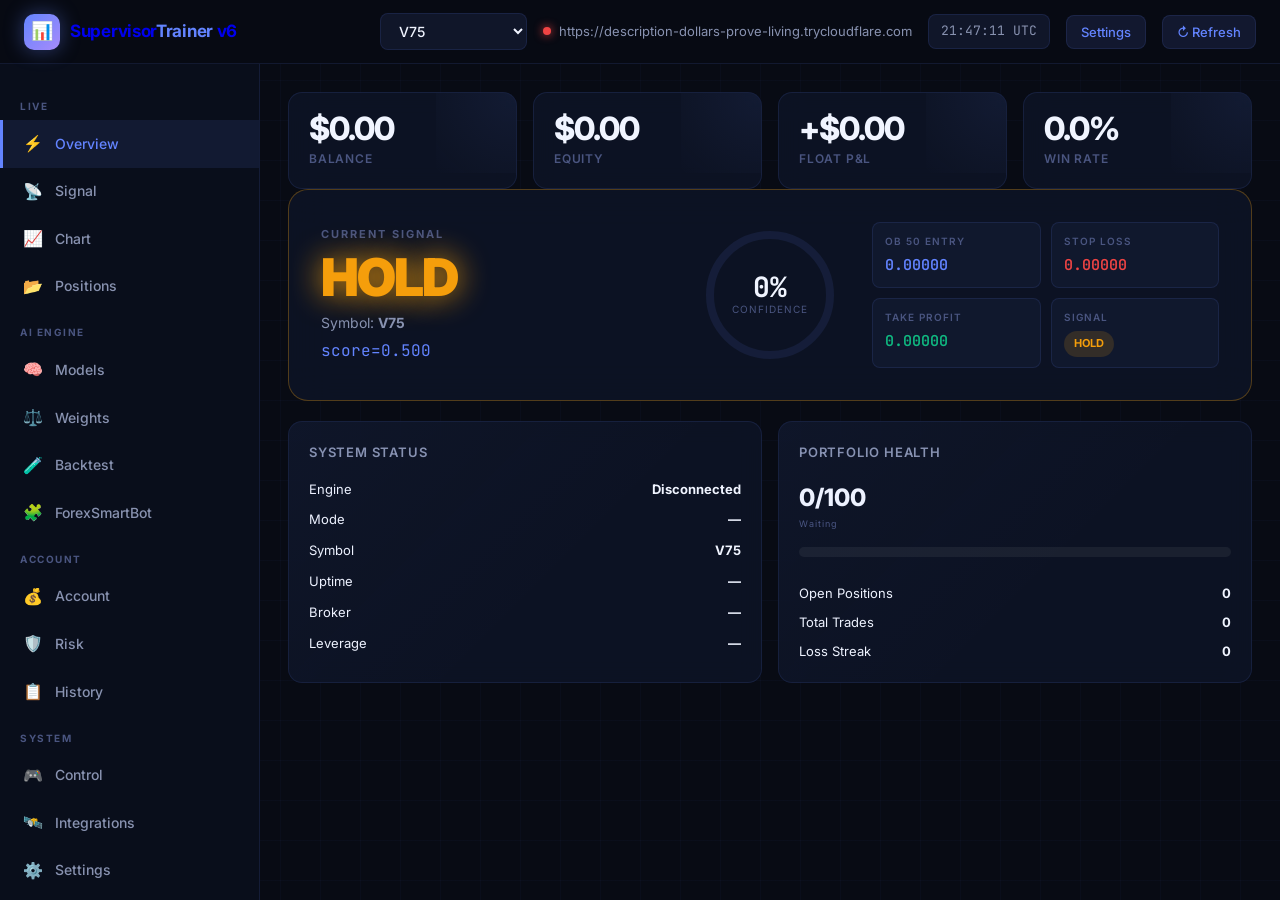
<file: index.html>
<!DOCTYPE html>
<html lang="en">
<head>
  <meta charset="UTF-8" />
  <meta name="viewport" content="width=device-width,initial-scale=1" />
  <title>Supervisor Redirect</title>
  <script>
    (function () {
      const target = new URL("./command_center.html", window.location.href);
      target.search = window.location.search || "";
      target.hash = window.location.hash || "";
      window.location.replace(target.toString());
    })();
  </script>
</head>
<body></body>
</html>
</file>
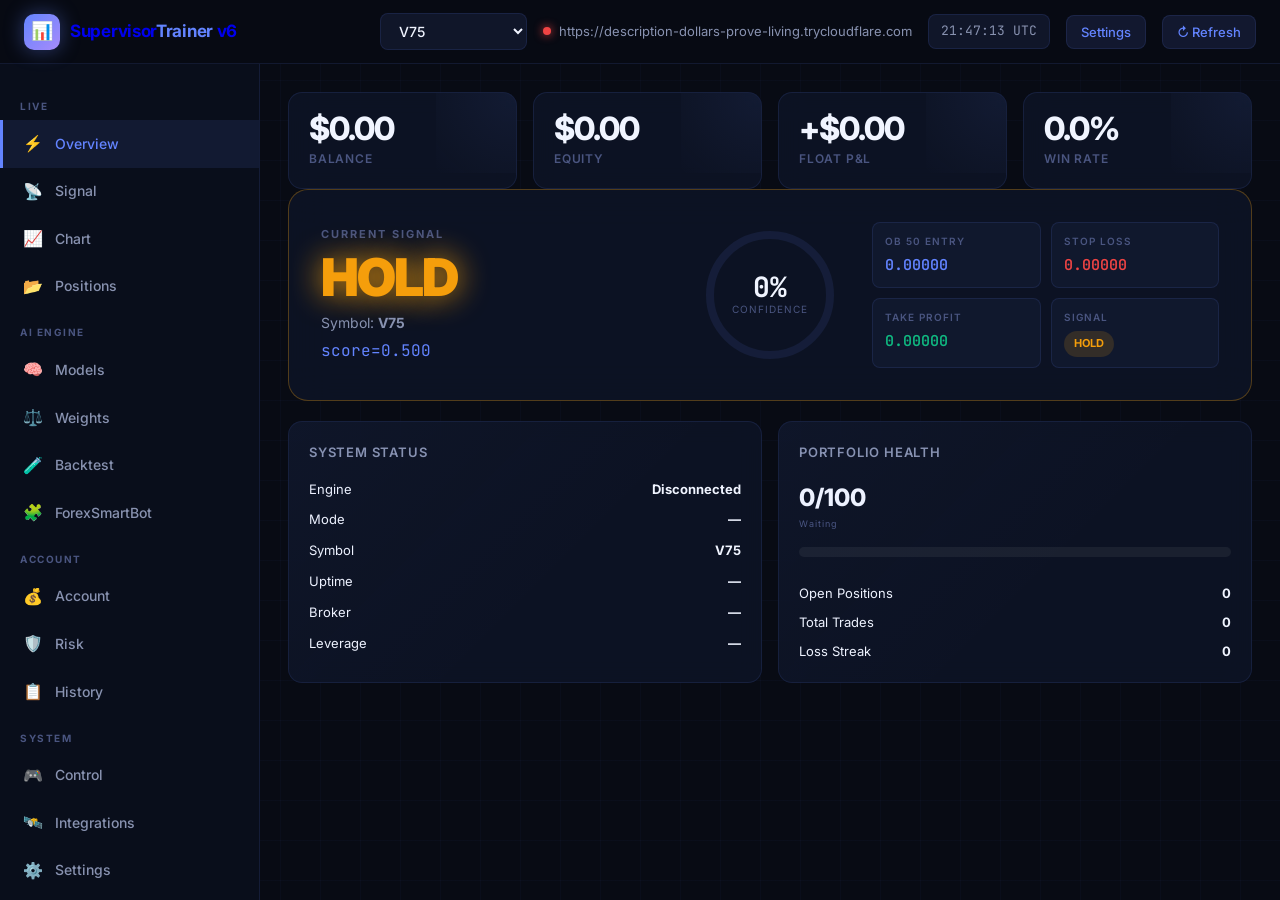
<file: command_center.html>
<!DOCTYPE html>
<html lang="en">
<head>
  <meta charset="UTF-8" />
  <meta name="viewport" content="width=device-width,initial-scale=1" />
  <meta name="default-bridge" content="https://description-dollars-prove-living.trycloudflare.com" />
  <title>SupervisorTrainer Command Center v6</title>
  <link rel="stylesheet" href="./style.css" />
</head>
<body>
  <nav class="navbar">
    <button class="nav-hamburger" aria-label="menu">☰</button>
    <a href="#" class="nav-logo">
      <div class="nav-logo-icon">📊</div>
      <div class="nav-logo-text">Supervisor<span>Trainer</span> v6</div>
    </a>
    <div class="nav-spacer"></div>
    <select id="nav-symbol-select" class="nav-symbol-select">
      <optgroup label="Forex">
        <option value="EURUSD">EURUSD</option><option value="GBPUSD">GBPUSD</option><option value="USDJPY">USDJPY</option><option value="GBPJPY">GBPJPY</option><option value="AUDUSD">AUDUSD</option><option value="USDCAD">USDCAD</option><option value="USDCHF">USDCHF</option><option value="NZDUSD">NZDUSD</option><option value="EURJPY">EURJPY</option><option value="EURGBP">EURGBP</option><option value="EURAUD">EURAUD</option><option value="GBPCHF">GBPCHF</option>
      </optgroup>
      <optgroup label="Metals">
        <option value="XAUUSD">XAUUSD</option><option value="XAGUSD">XAGUSD</option>
      </optgroup>
      <optgroup label="Crypto">
        <option value="BTCUSD">BTCUSD</option><option value="ETHUSD">ETHUSD</option><option value="LTCUSD">LTCUSD</option><option value="XRPUSD">XRPUSD</option><option value="SOLUSD">SOLUSD</option>
      </optgroup>
      <optgroup label="Synthetics">
        <option value="V10">V10</option><option value="V25">V25</option><option value="V50">V50</option><option value="V75" selected>V75</option><option value="V100">V100</option><option value="CRASH300">CRASH300</option><option value="BOOM300">BOOM300</option><option value="CRASH500">CRASH500</option><option value="BOOM500">BOOM500</option><option value="CRASH1000">CRASH1000</option><option value="BOOM1000">BOOM1000</option>
      </optgroup>
    </select>
    <div class="nav-status"><span class="nav-dot"></span><span id="bridge-url">http://127.0.0.1:5050</span></div>
    <div class="nav-time" id="nav-time">--:--:-- UTC</div>
    <button class="nav-refresh-btn" id="nav-settings-btn">Settings</button>
    <button class="nav-refresh-btn" id="refresh-btn">↻ Refresh</button>
  </nav>

  <aside class="sidebar">
    <div class="sidebar-section-label">Live</div>
    <div class="sidebar-item active" data-section="section-overview"><span class="si-icon">⚡</span>Overview</div>
    <div class="sidebar-item" data-section="section-signal"><span class="si-icon">📡</span>Signal</div>
    <div class="sidebar-item" data-section="section-chart"><span class="si-icon">📈</span>Chart</div>
    <div class="sidebar-item" data-section="section-positions"><span class="si-icon">📂</span>Positions</div>

    <div class="sidebar-section-label">AI Engine</div>
    <div class="sidebar-item" data-section="section-models"><span class="si-icon">🧠</span>Models</div>
    <div class="sidebar-item" data-section="section-weights"><span class="si-icon">⚖️</span>Weights</div>
    <div class="sidebar-item" data-section="section-backtest"><span class="si-icon">🧪</span>Backtest</div>
    <div class="sidebar-item" data-section="section-forexsmartbot"><span class="si-icon">🧩</span>ForexSmartBot</div>

    <div class="sidebar-section-label">Account</div>
    <div class="sidebar-item" data-section="section-account"><span class="si-icon">💰</span>Account</div>
    <div class="sidebar-item" data-section="section-risk"><span class="si-icon">🛡️</span>Risk</div>
    <div class="sidebar-item" data-section="section-history"><span class="si-icon">📋</span>History</div>

    <div class="sidebar-section-label">System</div>
    <div class="sidebar-item" data-section="section-control"><span class="si-icon">🎮</span>Control</div>
    <div class="sidebar-item" data-section="section-integrations"><span class="si-icon">🛰️</span>Integrations</div>
    <div class="sidebar-item" data-section="section-settings"><span class="si-icon">⚙️</span>Settings</div>
    <div class="sidebar-item" data-section="section-results"><span class="si-icon">🧾</span>Results CSV</div>
    <div class="sidebar-item" data-section="section-log"><span class="si-icon">🖥️</span>Log</div>
    <div class="sidebar-footer"><div class="sidebar-version">Fast Poll: 5s</div></div>
  </aside>

  <main class="main">
    <section id="section-overview" class="section active">
      <div class="grid-4">
        <div class="stat-tile"><div class="stat-tile-val" id="acc-balance">$0.00</div><div class="stat-tile-label">Balance</div></div>
        <div class="stat-tile"><div class="stat-tile-val" id="acc-equity">$0.00</div><div class="stat-tile-label">Equity</div></div>
        <div class="stat-tile"><div class="stat-tile-val pos" id="acc-float">+$0.00</div><div class="stat-tile-label">Float P&amp;L</div></div>
        <div class="stat-tile"><div class="stat-tile-val" id="risk-winrate">0.0%</div><div class="stat-tile-label">Win Rate</div></div>
      </div>

      <div class="hero-card hold-glow">
        <div class="hero-grid">
          <div class="hero-left">
            <div class="hero-label">Current Signal</div>
            <div class="hero-signal HOLD" id="hero-signal-text">HOLD</div>
            <div class="hero-sub">Symbol: <b id="signal-symbol">V75</b></div>
            <div class="hero-score-big" id="hero-score-big">score=0.500</div>
          </div>
          <div class="hero-center">
            <div class="conf-ring-wrap">
              <svg viewBox="0 0 140 140">
                <circle class="conf-ring-bg" cx="70" cy="70" r="60"></circle>
                <circle id="conf-ring-fill" class="conf-ring-fill yellow" cx="70" cy="70" r="60"></circle>
              </svg>
              <div class="conf-ring-inner">
                <div class="conf-ring-pct" id="conf-ring-pct">0%</div>
                <div class="conf-ring-label">CONFIDENCE</div>
              </div>
            </div>
          </div>
          <div class="hero-right">
            <div class="ict-grid">
              <div class="ict-item"><div class="ict-item-label">OB 50 ENTRY</div><div class="ict-item-val accent" id="signal-ob50">0.00000</div></div>
              <div class="ict-item"><div class="ict-item-label">STOP LOSS</div><div class="ict-item-val red" id="signal-sl">0.00000</div></div>
              <div class="ict-item"><div class="ict-item-label">TAKE PROFIT</div><div class="ict-item-val green" id="signal-tp">0.00000</div></div>
              <div class="ict-item"><div class="ict-item-label">SIGNAL</div><div id="signal-badge"><span class="badge hold">HOLD</span></div></div>
            </div>
          </div>
        </div>
      </div>

      <div class="grid-2">
        <div class="card">
          <div class="card-header"><div class="card-title">System Status</div></div>
          <div style="display:grid;gap:10px;font-size:13px">
            <div style="display:flex;justify-content:space-between"><span>Engine</span><b id="status-engine">—</b></div>
            <div style="display:flex;justify-content:space-between"><span>Mode</span><b id="status-mode">—</b></div>
            <div style="display:flex;justify-content:space-between"><span>Symbol</span><b id="status-symbol">—</b></div>
            <div style="display:flex;justify-content:space-between"><span>Uptime</span><b id="status-uptime">—</b></div>
            <div style="display:flex;justify-content:space-between"><span>Broker</span><b id="acc-broker">—</b></div>
            <div style="display:flex;justify-content:space-between"><span>Leverage</span><b id="acc-leverage">—</b></div>
          </div>
        </div>
        <div class="card">
          <div class="card-header"><div class="card-title">Portfolio Health</div></div>
          <div class="health-ring-wrap">
            <div style="flex:1">
              <div class="health-score-num" id="health-score">0/100</div>
              <div class="health-score-lbl" id="health-status">Waiting</div>
              <div class="progress-wrap"><div class="progress-track"><div id="health-bar" class="progress-fill" style="width:0%"></div></div></div>
            </div>
          </div>
          <div style="display:grid;gap:8px;font-size:13px;margin-top:10px">
            <div style="display:flex;justify-content:space-between"><span>Open Positions</span><b id="risk-openpos">0</b></div>
            <div style="display:flex;justify-content:space-between"><span>Total Trades</span><b id="risk-trades">0</b></div>
            <div style="display:flex;justify-content:space-between"><span>Loss Streak</span><b id="risk-streak">0</b></div>
          </div>
        </div>
      </div>
    </section>

    <section id="section-signal" class="section">
      <div class="grid-2">
        <div class="card"><div class="card-header"><div class="card-title">ICT Levels</div></div>
          <div class="grid-2">
            <div class="ict-item"><div class="ict-item-label">OB TOP</div><div class="ict-item-val" id="ict-obtop">0.00000</div></div>
            <div class="ict-item"><div class="ict-item-label">OB BOTTOM</div><div class="ict-item-val" id="ict-obbot">0.00000</div></div>
            <div class="ict-item"><div class="ict-item-label">OB 50</div><div class="ict-item-val accent" id="ict-ob50">0.00000</div></div>
            <div class="ict-item"><div class="ict-item-label">FVG TOP</div><div class="ict-item-val" id="ict-fvgtop">0.00000</div></div>
            <div class="ict-item"><div class="ict-item-label">FVG BOTTOM</div><div class="ict-item-val" id="ict-fvgbot">0.00000</div></div>
            <div class="ict-item"><div class="ict-item-label">BOS</div><div class="ict-item-val yellow" id="ict-bos">—</div></div>
            <div class="ict-item"><div class="ict-item-label">SL</div><div class="ict-item-val red" id="ict-sl">0.00000</div></div>
            <div class="ict-item"><div class="ict-item-label">TP</div><div class="ict-item-val green" id="ict-tp">0.00000</div></div>
          </div>
        </div>
        <div class="card"><div class="card-header"><div class="card-title">Model Confidence</div></div><div id="model-confidence"></div></div>
      </div>
    </section>

    <section id="section-chart" class="section">
      <div class="card">
        <div class="card-header">
          <div class="card-title">Deriv Chart - Auto switches with selected market</div>
          <button class="btn btn-ghost btn-sm" id="chart-save-template-btn">Save Template</button>
          <button class="btn btn-ghost btn-sm" id="chart-download-template-btn">Download Template</button>
          <label class="btn btn-ghost btn-sm chart-upload-btn">
            Upload Template
            <input type="file" id="chart-upload-template-input" accept=".json,application/json" />
          </label>
          <button class="btn btn-primary btn-sm" id="chart-open-new-tab-btn">Open Deriv</button>
        </div>
        <p class="chart-note">For cross-device drawings, paste your Deriv shared layout URL in Settings. This dashboard will keep and restore it.</p>
        <div class="chart-wrap">
          <iframe id="deriv-chart-frame" title="Deriv Chart" loading="lazy" referrerpolicy="strict-origin-when-cross-origin"></iframe>
        </div>
        <div class="manual-warning">Manual trading is at your own risk. Rule #1: risk management first.</div>
        <div class="grid-2" style="margin-top:12px">
          <div class="card">
            <div class="card-header"><div class="card-title">MT5 Market Watch</div></div>
            <p class="chart-note">Fetched from your MT5 Market Watch. Pick a symbol here to pin the chart without feed updates hijacking the dropdown.</p>
            <div id="market-watchlist" class="watchlist-grid"></div>
          </div>
          <div class="card">
            <div class="card-header"><div class="card-title">Order Workflow</div></div>
            <div class="grid-2 compact-grid">
              <div class="form-group"><label class="form-label">Contract Type</label><select class="form-select" id="manual-order-type"><option value="BUY_MARKET">Buy Market</option><option value="SELL_MARKET">Sell Market</option><option value="BUY_LIMIT">Buy Limit</option><option value="SELL_LIMIT">Sell Limit</option><option value="BUY_STOP">Buy Stop</option><option value="SELL_STOP">Sell Stop</option><option value="BUY_STOP_LIMIT">Buy Stop Limit</option><option value="SELL_STOP_LIMIT">Sell Stop Limit</option></select></div>
              <div class="form-group"><label class="form-label">Lot</label><input class="form-input" id="manual-lot" type="number" step="0.01" value="0.01" /></div>
            </div>
            <div class="btn-row">
              <button class="btn btn-ghost" id="manual-arm-entry-btn">Arm Entry</button>
              <button class="btn btn-ghost" id="manual-arm-sl-btn">Arm SL</button>
              <button class="btn btn-ghost" id="manual-arm-tp-btn">Arm TP</button>
              <button class="btn btn-ghost" id="manual-reset-lines-btn">Reset Lines</button>
            </div>
            <p class="chart-note">Use Entry as the stop trigger. For stop-limit orders, Limit Price is the resting limit that appears after the stop trigger is touched.</p>
          </div>
        </div>
        <div class="grid-2" style="margin-top:12px">
          <div class="card">
            <div class="card-header"><div class="card-title">Order Ticket</div></div>
            <div class="form-group"><label class="form-label">Side</label><input class="form-input" id="manual-side-label" value="BUY" readonly /></div>
            <div class="form-group"><label class="form-label">Entry</label><input class="form-input" id="manual-entry" type="number" step="0.00001" /></div>
            <div class="form-group" id="manual-limit-price-wrap"><label class="form-label">Limit Price</label><input class="form-input" id="manual-limit-price" type="number" step="0.00001" /></div>
            <div class="form-group"><label class="form-label">Stop Loss</label><input class="form-input" id="manual-sl" type="number" step="0.00001" /></div>
            <div class="form-group"><label class="form-label">Take Profit</label><input class="form-input" id="manual-tp" type="number" step="0.00001" /></div>
            <label class="settings-check"><input id="manual-use-sl" type="checkbox" checked /><span>Use SL line</span></label>
            <label class="settings-check"><input id="manual-use-tp" type="checkbox" checked /><span>Use TP line</span></label>
            <div class="grid-2 compact-grid">
              <div class="form-group"><label class="form-label">Trailing Starts At RR</label><input class="form-input" id="manual-trailing-start" type="number" step="0.1" value="0.5" /></div>
              <div class="form-group"><label class="form-label">Trailing Step RR</label><input class="form-input" id="manual-trailing-step" type="number" step="0.1" value="0.5" /></div>
            </div>
            <div class="btn-row">
              <button class="btn btn-primary" id="manual-buy-btn">Place Buy</button>
              <button class="btn btn-danger" id="manual-sell-btn">Place Sell</button>
            </div>
          </div>
          <div class="card">
            <div class="card-header"><div class="card-title">Chart Order Lines</div></div>
            <div id="manual-drag-board" class="manual-drag-board">
              <div class="drag-line drag-entry" id="drag-entry-line">ENTRY</div>
              <div class="drag-line drag-sl" id="drag-sl-line">SL</div>
              <div class="drag-line drag-tp" id="drag-tp-line">TP</div>
            </div>
            <p class="chart-note" id="manual-drag-help">Buy mode: drag SL below and TP above entry. Sell mode: opposite direction.</p>
          </div>
        </div>
        <div class="card" style="margin-top:12px">
          <div class="card-header"><div class="card-title">Trades On This Chart Symbol</div></div>
          <div class="table-wrap"><table class="data-table"><thead><tr><th>Ticket</th><th>Type</th><th>Entry</th><th>SL</th><th>TP</th><th>P&amp;L</th><th>Action</th></tr></thead><tbody id="chart-positions-tbody"></tbody></table></div>
        </div>
      </div>
    </section>

    <section id="section-positions" class="section">
      <div class="card"><div class="card-header"><div class="card-title">Open Positions</div><button class="btn btn-danger btn-sm" data-action="close-all">Close All</button></div>
        <div class="table-wrap"><table class="data-table"><thead><tr><th>Ticket</th><th>Symbol</th><th>Type</th><th>Lot</th><th>Entry</th><th>SL / TP</th><th>P&amp;L</th><th>Action</th></tr></thead><tbody id="positions-tbody"></tbody></table></div>
      </div>
    </section>

    <section id="section-models" class="section"><div class="card"><div class="card-header"><div class="card-title">AI Models</div><button class="btn btn-primary btn-sm" data-action="retrain">Retrain</button></div><div id="models-grid" class="grid-auto"></div></div></section>
    <section id="section-weights" class="section"><div class="card"><div class="card-header"><div class="card-title">Weights</div><button class="btn btn-ghost btn-sm" data-action="reset-weights">Reset Weights</button></div><div id="weights-list"></div></div></section>

    <section id="section-backtest" class="section">
      <div class="card"><div class="card-header"><div class="card-title">Backtest</div></div>
        <div class="form-group"><label class="form-label">Symbol</label><select id="bt-symbol-input" class="form-select"><option>EURUSD</option><option>GBPUSD</option><option>XAUUSD</option><option>BTCUSD</option><option>V75</option><option>CRASH500</option><option>BOOM500</option></select></div>
        <div class="form-group"><label class="form-label">Days</label><input class="form-input" id="bt-days-input" type="number" value="30"></div>
        <button class="btn btn-primary" data-action="run-backtest">Run Backtest</button>
        <div class="progress-wrap"><div class="progress-label"><span id="backtest-status">idle</span><span id="backtest-progress">0%</span></div><div class="progress-track"><div class="progress-fill" id="backtest-bar" style="width:0%"></div></div></div>
        <div class="grid-4">
          <div class="stat-tile"><div class="stat-tile-val" id="bt-symbol">—</div><div class="stat-tile-label">Symbol</div></div>
          <div class="stat-tile"><div class="stat-tile-val" id="bt-days">—</div><div class="stat-tile-label">Days</div></div>
          <div class="stat-tile"><div class="stat-tile-val" id="bt-trades">—</div><div class="stat-tile-label">Trades</div></div>
          <div class="stat-tile"><div class="stat-tile-val" id="bt-winrate">—</div><div class="stat-tile-label">Win Rate</div></div>
          <div class="stat-tile"><div class="stat-tile-val" id="bt-roi">—</div><div class="stat-tile-label">ROI</div></div>
          <div class="stat-tile"><div class="stat-tile-val" id="bt-maxdd">—</div><div class="stat-tile-label">Max DD</div></div>
          <div class="stat-tile"><div class="stat-tile-val" id="bt-sharpe">—</div><div class="stat-tile-label">Sharpe</div></div>
        </div>
      </div>
    </section>

    <section id="section-forexsmartbot" class="section">
      <div class="card">
        <div class="card-header">
          <div class="card-title">ForexSmartBot</div>
          <a id="forexsmartbot-open-link" class="btn btn-ghost btn-sm" href="http://127.0.0.1:8080/" target="_blank" rel="noreferrer">Open Full View</a>
        </div>
        <div class="subtle-note">Shared dashboard stack: same bridge, same models, separate app section.</div>
        <div class="iframe-shell">
          <iframe id="forexsmartbot-frame" title="ForexSmartBot dashboard" loading="lazy"></iframe>
        </div>
      </div>
    </section>

    <section id="section-account" class="section"><div class="grid-4">
      <div class="stat-tile"><div class="stat-tile-val" id="acc-balance2">$0.00</div><div class="stat-tile-label">Balance</div></div>
      <div class="stat-tile"><div class="stat-tile-val" id="acc-equity2">$0.00</div><div class="stat-tile-label">Equity</div></div>
      <div class="stat-tile"><div class="stat-tile-val" id="acc-float2">+$0.00</div><div class="stat-tile-label">Float</div></div>
      <div class="stat-tile"><div class="stat-tile-val" id="acc-margin">$0.00</div><div class="stat-tile-label">Margin</div></div>
      <div class="stat-tile"><div class="stat-tile-val" id="acc-marginlevel">0%</div><div class="stat-tile-label">Margin Level</div></div>
      <div class="stat-tile"><div class="stat-tile-val" id="risk-dailypnl">$0.00</div><div class="stat-tile-label">Daily P&amp;L</div></div>
    </div></section>

    <section id="section-risk" class="section"><div class="grid-2"><div class="card"><div class="card-header"><div class="card-title">Risk Settings</div></div><div style="display:grid;gap:10px"><div style="display:flex;justify-content:space-between"><span>Risk / Trade</span><b id="risk-pct">1.0%</b></div><div style="display:flex;justify-content:space-between"><span>Daily Limit</span><b id="risk-daily">5.0%</b></div><div style="display:flex;justify-content:space-between"><span>Max Drawdown</span><b id="risk-maxdd">10.0%</b></div></div></div><div class="card"><div class="card-header"><div class="card-title">Lot Calculator</div></div><div class="form-group"><label class="form-label">Balance</label><input class="form-input" type="number" id="calc-balance" value="10000"></div><div class="form-group"><label class="form-label">Risk %</label><input class="form-input" type="number" id="calc-risk" value="1"></div><div class="form-group"><label class="form-label">SL (pips)</label><input class="form-input" type="number" id="calc-sl" value="20"></div><button class="btn btn-primary btn-sm" onclick="calcLot()">Calculate</button><div id="calc-result" style="margin-top:12px;font-size:20px;font-weight:800"></div></div></div></section>

    <section id="section-history" class="section"><div class="card"><div class="card-header"><div class="card-title">History</div></div><div class="table-wrap"><table class="data-table"><thead><tr><th>Date</th><th>Symbol</th><th>Type</th><th>Lot</th><th>P&amp;L</th><th>Ticket</th><th>Note</th></tr></thead><tbody id="history-tbody"></tbody></table></div></div></section>

    <section id="section-control" class="section"><div class="grid-2">
      <div class="card"><div class="card-header"><div class="card-title">Trading Control</div></div><div class="btn-row"><button class="btn btn-primary" data-action="start-trading">Start</button><button class="btn btn-danger" data-action="stop-trading">Stop</button><button class="btn btn-ghost" data-action="pause">Pause</button><button class="btn btn-ghost" data-action="resume">Resume</button></div></div>
      <div class="card"><div class="card-header"><div class="card-title">Mode</div></div><div class="btn-row"><button class="btn btn-primary" data-action="mode-auto">Full Auto</button><button class="btn btn-ghost" data-action="mode-semi">Signal Only</button><button class="btn btn-ghost" data-action="mode-off">Off</button></div></div>
    </div></section>

    <section id="section-integrations" class="section">
      <div class="grid-4">
        <div class="stat-tile"><div class="stat-tile-val" id="int-telegram-status">-</div><div class="stat-tile-label">Telegram</div></div>
        <div class="stat-tile"><div class="stat-tile-val" id="int-voice-status">-</div><div class="stat-tile-label">Voice</div></div>
        <div class="stat-tile"><div class="stat-tile-val" id="int-vision-status">-</div><div class="stat-tile-label">Vision</div></div>
        <div class="stat-tile"><div class="stat-tile-val" id="int-synthetic-status">-</div><div class="stat-tile-label">Synthetic Lab</div></div>
      </div>
      <div class="grid-2">
        <div class="card">
          <div class="card-header"><div class="card-title">Voice Interface</div></div>
          <div class="subtle-note">Connected to the copied `voice_interface` module and ready for Telegram/assistant commands.</div>
          <div class="form-group"><label class="form-label">Prompt</label><input class="form-input" id="voice-text-input" type="text" placeholder="hey rich give me a market briefing" /></div>
          <div class="btn-row"><button class="btn btn-primary" id="voice-send-btn">Send Voice Prompt</button></div>
          <pre class="integration-output" id="voice-output">No voice reply yet.</pre>
        </div>
        <div class="card">
          <div class="card-header"><div class="card-title">Vision Structure</div></div>
          <div class="subtle-note">Uses the copied market structure engine to read candles and return BOS, MSS, OB, FVG and sweep events.</div>
          <div class="grid-2 compact-grid">
            <div class="form-group"><label class="form-label">Symbol</label><input class="form-input" id="vision-symbol-input" type="text" value="XAUUSD" /></div>
            <div class="form-group"><label class="form-label">Timeframe</label><input class="form-input" id="vision-timeframe-input" type="text" value="M15" /></div>
          </div>
          <div class="btn-row"><button class="btn btn-primary" id="vision-run-btn">Analyze Structure</button></div>
          <pre class="integration-output" id="vision-output">No structure events yet.</pre>
        </div>
      </div>
      <div class="card">
        <div class="card-header"><div class="card-title">Synthetic Lab</div></div>
        <div class="subtle-note">Run multiple synthetic scenario passes to compare outcome ranges before pushing live changes.</div>
        <div class="grid-4 compact-grid">
          <div class="form-group"><label class="form-label">Symbol</label><input class="form-input" id="synthetic-symbol-input" type="text" value="XAUUSD" /></div>
          <div class="form-group"><label class="form-label">Runs</label><input class="form-input" id="synthetic-runs-input" type="number" value="8" /></div>
          <div class="form-group"><label class="form-label">Days</label><input class="form-input" id="synthetic-days-input" type="number" value="30" /></div>
          <div class="form-group"><label class="form-label">Seed</label><input class="form-input" id="synthetic-seed-input" type="number" value="4242" /></div>
        </div>
        <div class="btn-row"><button class="btn btn-primary" id="synthetic-run-btn">Run Synthetic Lab</button></div>
        <div class="table-wrap">
          <table class="data-table">
            <thead><tr><th>Run</th><th>Trades</th><th>Win Rate</th><th>ROI</th><th>Max DD</th><th>Ending Balance</th><th>Bias</th></tr></thead>
            <tbody id="synthetic-tbody"></tbody>
          </table>
        </div>
      </div>
    </section>

    <section id="section-settings" class="section">
      <div class="grid-2">
        <div class="card">
          <div class="card-header"><div class="card-title">Backend Connection</div></div>
          <div class="form-group">
            <label class="form-label" for="settings-bridge-url">Bridge URL / Backend Key</label>
            <input class="form-input" id="settings-bridge-url" type="text" placeholder="https://your-cloudflare-url" />
          </div>
          <div class="form-group">
            <label class="form-label" for="settings-broker-select">Broker Mode</label>
            <select class="form-select" id="settings-broker-select">
              <option value="auto">Auto Detect (Recommended)</option>
              <option value="mt5">MetaTrader 5</option>
              <option value="deriv">Deriv</option>
            </select>
          </div>
          <div class="btn-row">
            <button class="btn btn-primary" id="settings-connect-toggle">Connect</button>
            <button class="btn btn-ghost" id="settings-save-btn">Save URL</button>
          </div>
          <div class="settings-state-grid">
            <div><span class="settings-k">Connection</span><b id="settings-connect-state">Disconnected</b></div>
            <div><span class="settings-k">Backend</span><b id="settings-backend-state">Unknown</b></div>
            <div><span class="settings-k">Last Sync</span><b id="settings-last-sync">Never</b></div>
            <div><span class="settings-k">Polling</span><b id="settings-poll-rate">2000 ms</b></div>
          </div>
          <label class="settings-check">
            <input id="settings-auto-symbol" type="checkbox" checked />
            <span>Auto sync selected symbol from attached MT chart only</span>
          </label>
        </div>

        <div class="card">
          <div class="card-header"><div class="card-title">MT5 + Chart Sync</div></div>
          <div class="settings-state-grid">
            <div><span class="settings-k">MT Link</span><b id="settings-mt-link">Waiting</b></div>
            <div><span class="settings-k">MT Symbol</span><b id="settings-mt-symbol">-</b></div>
            <div><span class="settings-k">Ingest Bars</span><b id="settings-ingest-bars">0</b></div>
            <div><span class="settings-k">Ingest Time</span><b id="settings-ingest-time">-</b></div>
          </div>
          <div class="form-group">
            <label class="form-label" for="settings-deriv-layout-url">Deriv Shared Layout URL (optional)</label>
            <input class="form-input" id="settings-deriv-layout-url" type="text" placeholder="https://charts.deriv.com/deriv?t=..." />
          </div>
          <div class="btn-row">
            <button class="btn btn-ghost" id="settings-apply-layout-btn">Apply Layout URL</button>
          </div>
        </div>
      </div>
    </section>

    <section id="section-results" class="section"><div class="card"><div class="card-header"><div class="card-title">Supervisor Results CSV</div></div><div class="table-wrap"><table class="data-table"><thead><tr><th>Step</th><th>Date</th><th>Close</th><th>Ensemble</th><th>Signal</th><th>Actual</th></tr></thead><tbody id="results-tbody"></tbody></table></div></div></section>
    <section id="section-log" class="section"><div class="card"><div class="card-header"><div class="card-title">System Log</div></div><div class="log-terminal" id="log-terminal"></div></div></section>
  </main>

  <div id="model-info-modal" class="modal-backdrop">
    <div class="modal-card">
      <div class="modal-header">
        <h3 id="model-info-title">Model Info</h3>
        <button class="btn btn-ghost btn-sm" id="model-info-close-btn">Close</button>
      </div>
      <p id="model-info-body" class="modal-body"></p>
    </div>
  </div>

  <script src="./app.js"></script>
</body>
</html>
</file>
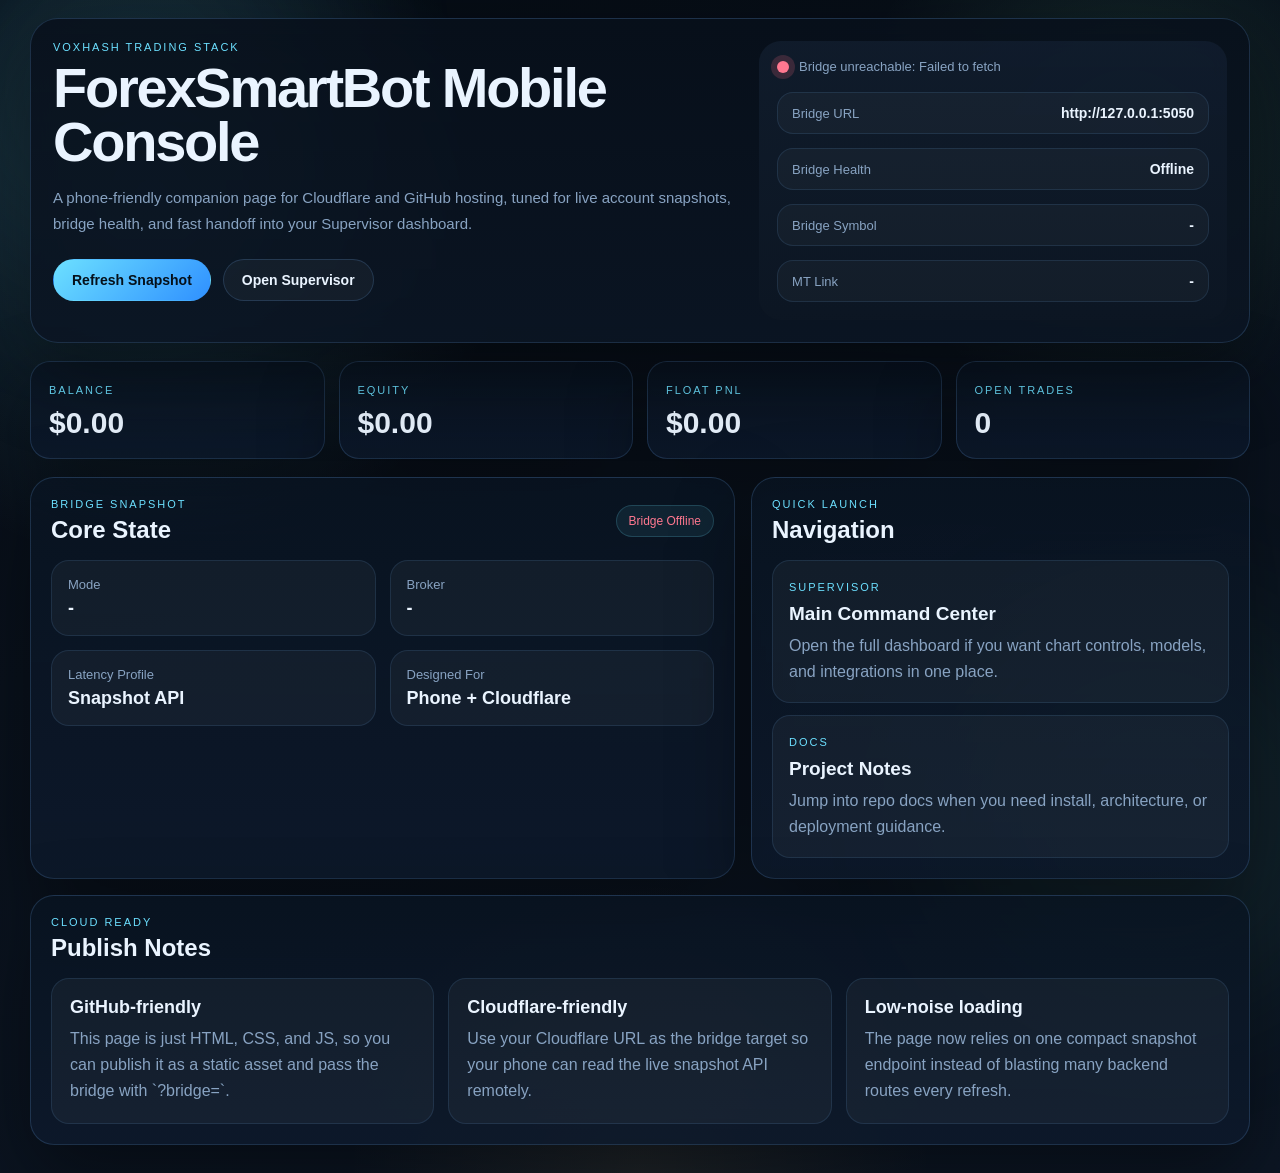
<file: forexsmartbot_dashboard.html>
<!DOCTYPE html>
<html lang="en">
<head>
  <meta charset="UTF-8" />
  <meta name="viewport" content="width=device-width, initial-scale=1" />
  <title>ForexSmartBot Mobile Console</title>
  <link rel="stylesheet" href="./forexsmartbot_dashboard.css" />
</head>
<body>
  <div class="ambient ambient-a"></div>
  <div class="ambient ambient-b"></div>

  <main class="page-shell">
    <header class="hero">
      <div class="hero-copy">
        <div class="eyebrow">VoxHash Trading Stack</div>
        <h1>ForexSmartBot Mobile Console</h1>
        <p class="hero-text">
          A phone-friendly companion page for Cloudflare and GitHub hosting, tuned for live account snapshots,
          bridge health, and fast handoff into your Supervisor dashboard.
        </p>
        <div class="hero-actions">
          <button class="primary-btn" id="fsb-refresh-btn" type="button">Refresh Snapshot</button>
          <a class="ghost-btn" id="fsb-open-supervisor" href="./index.html" target="_blank" rel="noreferrer">Open Supervisor</a>
        </div>
      </div>
      <section class="hero-side">
        <div class="pulse-card">
          <div class="pulse-row">
            <span class="pulse-dot" id="fsb-status-dot"></span>
            <span class="pulse-label" id="fsb-status-text">Checking bridge</span>
          </div>
          <div class="metric-line">
            <span>Bridge URL</span>
            <strong id="fsb-bridge-url">http://127.0.0.1:5050</strong>
          </div>
          <div class="metric-line">
            <span>Bridge Health</span>
            <strong id="fsb-bridge-health">Checking</strong>
          </div>
          <div class="metric-line">
            <span>Bridge Symbol</span>
            <strong id="fsb-bridge-symbol">-</strong>
          </div>
          <div class="metric-line">
            <span>MT Link</span>
            <strong id="fsb-mt-link">-</strong>
          </div>
        </div>
      </section>
    </header>

    <section class="card-strip">
      <article class="snap-card balance">
        <span class="snap-label">Balance</span>
        <strong id="fsb-balance">$0.00</strong>
      </article>
      <article class="snap-card equity">
        <span class="snap-label">Equity</span>
        <strong id="fsb-equity">$0.00</strong>
      </article>
      <article class="snap-card float">
        <span class="snap-label">Float PnL</span>
        <strong id="fsb-float">$0.00</strong>
      </article>
      <article class="snap-card open">
        <span class="snap-label">Open Trades</span>
        <strong id="fsb-open">0</strong>
      </article>
    </section>

    <section class="content-grid">
      <article class="panel glass">
        <div class="panel-head">
          <div>
            <div class="panel-kicker">Bridge Snapshot</div>
            <h2>Core State</h2>
          </div>
          <span class="status-pill" id="fsb-health-badge">Waiting</span>
        </div>
        <div class="detail-grid">
          <div class="detail-card"><span>Mode</span><strong id="fsb-mode">-</strong></div>
          <div class="detail-card"><span>Broker</span><strong id="fsb-broker">-</strong></div>
          <div class="detail-card"><span>Latency Profile</span><strong>Snapshot API</strong></div>
          <div class="detail-card"><span>Designed For</span><strong>Phone + Cloudflare</strong></div>
        </div>
      </article>

      <article class="panel dark">
        <div class="panel-head">
          <div>
            <div class="panel-kicker">Quick Launch</div>
            <h2>Navigation</h2>
          </div>
        </div>
        <div class="launch-stack">
          <a class="launch-tile" href="../command_center.html" target="_blank" rel="noreferrer">
            <span class="launch-label">Supervisor</span>
            <strong>Main Command Center</strong>
            <p>Open the full dashboard if you want chart controls, models, and integrations in one place.</p>
          </a>
          <a class="launch-tile" href="./README.md" target="_blank" rel="noreferrer">
            <span class="launch-label">Docs</span>
            <strong>Project Notes</strong>
            <p>Jump into repo docs when you need install, architecture, or deployment guidance.</p>
          </a>
        </div>
      </article>

      <article class="panel wide">
        <div class="panel-head">
          <div>
            <div class="panel-kicker">Cloud Ready</div>
            <h2>Publish Notes</h2>
          </div>
        </div>
        <div class="notes-grid">
          <div class="note-card">
            <strong>GitHub-friendly</strong>
            <p>This page is just HTML, CSS, and JS, so you can publish it as a static asset and pass the bridge with `?bridge=`.</p>
          </div>
          <div class="note-card">
            <strong>Cloudflare-friendly</strong>
            <p>Use your Cloudflare URL as the bridge target so your phone can read the live snapshot API remotely.</p>
          </div>
          <div class="note-card">
            <strong>Low-noise loading</strong>
            <p>The page now relies on one compact snapshot endpoint instead of blasting many backend routes every refresh.</p>
          </div>
        </div>
      </article>
    </section>
  </main>

  <script src="./forexsmartbot_dashboard.js"></script>
</body>
</html>
</file>
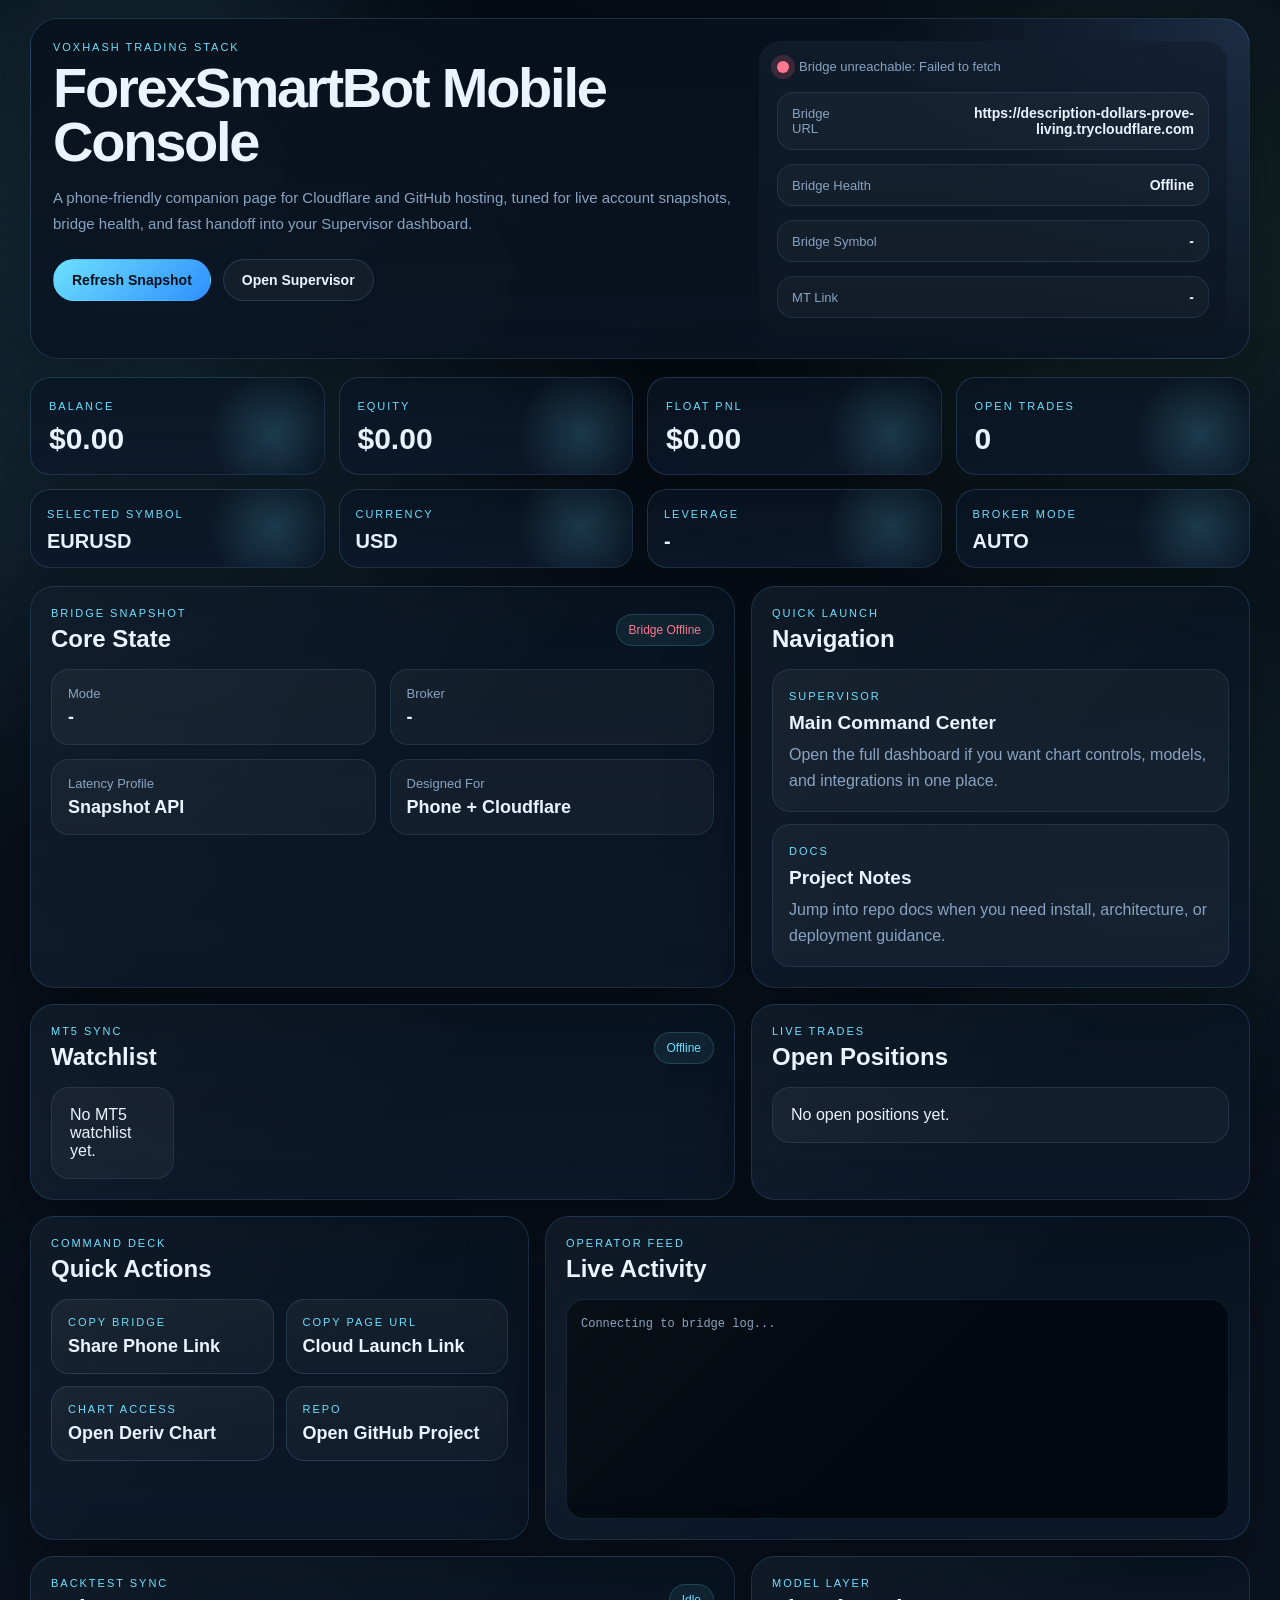
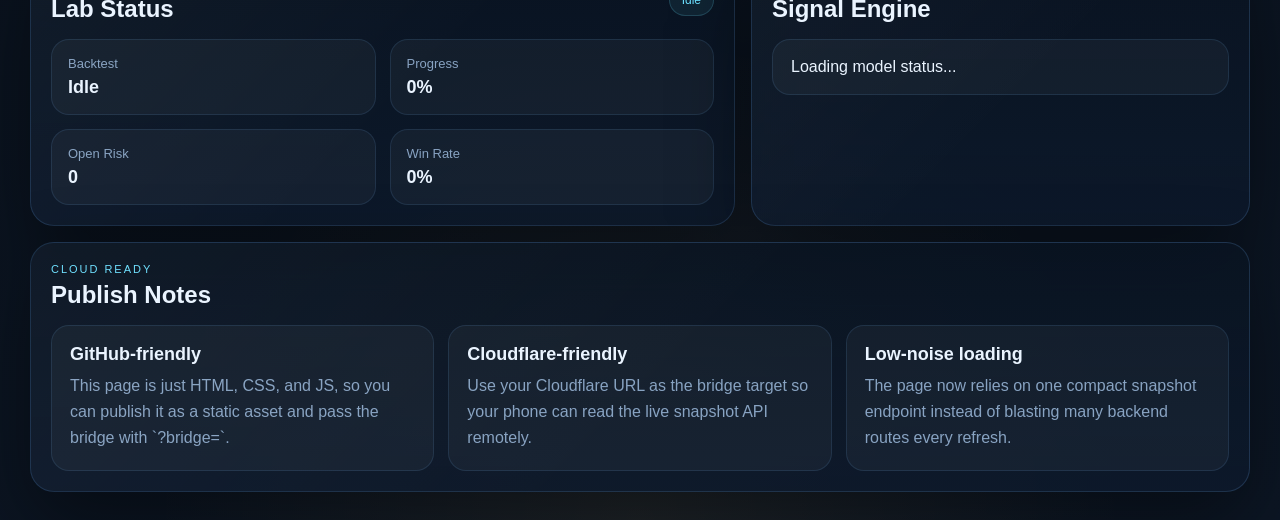
<file: ForexSmartBot/forexsmartbot_dashboard.html>
<!DOCTYPE html>
<html lang="en">
<head>
  <meta charset="UTF-8" />
  <meta name="viewport" content="width=device-width, initial-scale=1" />
  <meta name="default-bridge" content="https://description-dollars-prove-living.trycloudflare.com" />
  <title>ForexSmartBot Mobile Console</title>
  <link rel="stylesheet" href="./forexsmartbot_dashboard.css" />
</head>
<body>
  <div class="ambient ambient-a"></div>
  <div class="ambient ambient-b"></div>

  <main class="page-shell">
    <header class="hero">
      <div class="hero-copy">
        <div class="eyebrow">VoxHash Trading Stack</div>
        <h1>ForexSmartBot Mobile Console</h1>
        <p class="hero-text">
          A phone-friendly companion page for Cloudflare and GitHub hosting, tuned for live account snapshots,
          bridge health, and fast handoff into your Supervisor dashboard.
        </p>
        <div class="hero-actions">
          <button class="primary-btn" id="fsb-refresh-btn" type="button">Refresh Snapshot</button>
          <a class="ghost-btn" id="fsb-open-supervisor" href="../index.html" target="_blank" rel="noreferrer">Open Supervisor</a>
        </div>
      </div>
      <section class="hero-side">
        <div class="pulse-card">
          <div class="pulse-row">
            <span class="pulse-dot" id="fsb-status-dot"></span>
            <span class="pulse-label" id="fsb-status-text">Checking bridge</span>
          </div>
          <div class="metric-line">
            <span>Bridge URL</span>
            <strong id="fsb-bridge-url">http://127.0.0.1:5050</strong>
          </div>
          <div class="metric-line">
            <span>Bridge Health</span>
            <strong id="fsb-bridge-health">Checking</strong>
          </div>
          <div class="metric-line">
            <span>Bridge Symbol</span>
            <strong id="fsb-bridge-symbol">-</strong>
          </div>
          <div class="metric-line">
            <span>MT Link</span>
            <strong id="fsb-mt-link">-</strong>
          </div>
        </div>
      </section>
    </header>

    <section class="card-strip">
      <article class="snap-card balance">
        <span class="snap-label">Balance</span>
        <strong id="fsb-balance">$0.00</strong>
      </article>
      <article class="snap-card equity">
        <span class="snap-label">Equity</span>
        <strong id="fsb-equity">$0.00</strong>
      </article>
      <article class="snap-card float">
        <span class="snap-label">Float PnL</span>
        <strong id="fsb-float">$0.00</strong>
      </article>
      <article class="snap-card open">
        <span class="snap-label">Open Trades</span>
        <strong id="fsb-open">0</strong>
      </article>
    </section>

    <section class="card-strip compact-strip">
      <article class="snap-card mini">
        <span class="snap-label">Selected Symbol</span>
        <strong id="fsb-selected-symbol">EURUSD</strong>
      </article>
      <article class="snap-card mini">
        <span class="snap-label">Currency</span>
        <strong id="fsb-currency">USD</strong>
      </article>
      <article class="snap-card mini">
        <span class="snap-label">Leverage</span>
        <strong id="fsb-leverage">-</strong>
      </article>
      <article class="snap-card mini">
        <span class="snap-label">Broker Mode</span>
        <strong id="fsb-broker-mode">AUTO</strong>
      </article>
    </section>

    <section class="content-grid">
      <article class="panel glass">
        <div class="panel-head">
          <div>
            <div class="panel-kicker">Bridge Snapshot</div>
            <h2>Core State</h2>
          </div>
          <span class="status-pill" id="fsb-health-badge">Waiting</span>
        </div>
        <div class="detail-grid">
          <div class="detail-card"><span>Mode</span><strong id="fsb-mode">-</strong></div>
          <div class="detail-card"><span>Broker</span><strong id="fsb-broker">-</strong></div>
          <div class="detail-card"><span>Latency Profile</span><strong>Snapshot API</strong></div>
          <div class="detail-card"><span>Designed For</span><strong>Phone + Cloudflare</strong></div>
        </div>
      </article>

      <article class="panel dark">
        <div class="panel-head">
          <div>
            <div class="panel-kicker">Quick Launch</div>
            <h2>Navigation</h2>
          </div>
        </div>
        <div class="launch-stack">
          <a class="launch-tile" href="../index.html" target="_blank" rel="noreferrer">
            <span class="launch-label">Supervisor</span>
            <strong>Main Command Center</strong>
            <p>Open the full dashboard if you want chart controls, models, and integrations in one place.</p>
          </a>
          <a class="launch-tile" href="./README.md" target="_blank" rel="noreferrer">
            <span class="launch-label">Docs</span>
            <strong>Project Notes</strong>
            <p>Jump into repo docs when you need install, architecture, or deployment guidance.</p>
          </a>
        </div>
      </article>

      <article class="panel glass">
        <div class="panel-head">
          <div>
            <div class="panel-kicker">MT5 Sync</div>
            <h2>Watchlist</h2>
          </div>
          <span class="status-pill" id="fsb-mt-status">Waiting</span>
        </div>
        <div id="fsb-watchlist" class="mini-chip-grid">
          <div class="note-card">No MT5 watchlist yet.</div>
        </div>
      </article>

      <article class="panel dark">
        <div class="panel-head">
          <div>
            <div class="panel-kicker">Live Trades</div>
            <h2>Open Positions</h2>
          </div>
        </div>
        <div id="fsb-positions" class="mini-stack">
          <div class="note-card">No open positions yet.</div>
        </div>
      </article>

      <article class="panel dark">
        <div class="panel-head">
          <div>
            <div class="panel-kicker">Command Deck</div>
            <h2>Quick Actions</h2>
          </div>
        </div>
        <div class="action-grid">
          <button class="action-tile" id="fsb-copy-bridge-btn" type="button">
            <span>Copy Bridge</span>
            <strong>Share Phone Link</strong>
          </button>
          <button class="action-tile" id="fsb-copy-page-btn" type="button">
            <span>Copy Page URL</span>
            <strong>Cloud Launch Link</strong>
          </button>
          <button class="action-tile" id="fsb-open-deriv-btn" type="button">
            <span>Chart Access</span>
            <strong>Open Deriv Chart</strong>
          </button>
          <button class="action-tile" id="fsb-open-github-btn" type="button">
            <span>Repo</span>
            <strong>Open GitHub Project</strong>
          </button>
        </div>
      </article>

      <article class="panel glass">
        <div class="panel-head">
          <div>
            <div class="panel-kicker">Operator Feed</div>
            <h2>Live Activity</h2>
          </div>
        </div>
        <div id="fsb-live-log" class="terminal-lite">
          <div class="terminal-line">Connecting to bridge log...</div>
        </div>
      </article>

      <article class="panel glass">
        <div class="panel-head">
          <div>
            <div class="panel-kicker">Backtest Sync</div>
            <h2>Lab Status</h2>
          </div>
          <span class="status-pill" id="fsb-backtest-pill">Idle</span>
        </div>
        <div class="detail-grid">
          <div class="detail-card"><span>Backtest</span><strong id="fsb-backtest-status">Idle</strong></div>
          <div class="detail-card"><span>Progress</span><strong id="fsb-backtest-progress">0%</strong></div>
          <div class="detail-card"><span>Open Risk</span><strong id="fsb-risk-open">0</strong></div>
          <div class="detail-card"><span>Win Rate</span><strong id="fsb-risk-winrate">0%</strong></div>
        </div>
      </article>

      <article class="panel dark">
        <div class="panel-head">
          <div>
            <div class="panel-kicker">Model Layer</div>
            <h2>Signal Engine</h2>
          </div>
        </div>
        <div id="fsb-models" class="mini-stack">
          <div class="note-card">Loading model status...</div>
        </div>
      </article>

      <article class="panel wide">
        <div class="panel-head">
          <div>
            <div class="panel-kicker">Cloud Ready</div>
            <h2>Publish Notes</h2>
          </div>
        </div>
        <div class="notes-grid">
          <div class="note-card">
            <strong>GitHub-friendly</strong>
            <p>This page is just HTML, CSS, and JS, so you can publish it as a static asset and pass the bridge with `?bridge=`.</p>
          </div>
          <div class="note-card">
            <strong>Cloudflare-friendly</strong>
            <p>Use your Cloudflare URL as the bridge target so your phone can read the live snapshot API remotely.</p>
          </div>
          <div class="note-card">
            <strong>Low-noise loading</strong>
            <p>The page now relies on one compact snapshot endpoint instead of blasting many backend routes every refresh.</p>
          </div>
        </div>
      </article>
    </section>
  </main>

  <script src="./forexsmartbot_dashboard.js"></script>
</body>
</html>
</file>
<file: style.css>
/* ═══════════════════════════════════════════════════
   SupervisorTrainer — Command Center v5
   Stack App Theme: Dark glass morphism
═══════════════════════════════════════════════════ */

/* ── Google Fonts ── */
@import url('https://fonts.googleapis.com/css2?family=Inter:wght@300;400;500;600;700;800;900&family=JetBrains+Mono:wght@400;500;600&display=swap');

/* ── CSS Variables ── */
:root {
  --bg-base:      #080b14;
  --bg-card:      rgba(14, 20, 38, 0.85);
  --bg-card2:     rgba(20, 28, 52, 0.70);
  --bg-sidebar:   rgba(10, 15, 28, 0.97);
  --bg-nav:       rgba(8, 11, 20, 0.98);
  --border:       rgba(99, 132, 255, 0.12);
  --border-glow:  rgba(99, 132, 255, 0.35);
  --accent:       #6384ff;
  --accent2:      #a78bfa;
  --accent3:      #34d399;
  --green:        #10b981;
  --green-glow:   rgba(16,185,129,0.25);
  --red:          #ef4444;
  --red-glow:     rgba(239,68,68,0.25);
  --yellow:       #f59e0b;
  --yellow-glow:  rgba(245,158,11,0.20);
  --blue:         #3b82f6;
  --text-primary: #f0f4ff;
  --text-sec:     #8892b0;
  --text-muted:   #4a5580;
  --mono:         'JetBrains Mono', monospace;
  --sans:         'Inter', sans-serif;
  --sidebar-w:    260px;
  --nav-h:        64px;
  --radius:       14px;
  --radius-sm:    8px;
  --shadow:       0 8px 32px rgba(0,0,0,0.5);
  --glow-accent:  0 0 30px rgba(99,132,255,0.15);
}

/* ── Reset ── */
*, *::before, *::after { box-sizing: border-box; margin: 0; padding: 0; }
html { scroll-behavior: smooth; }
body {
  font-family: var(--sans);
  background: var(--bg-base);
  color: var(--text-primary);
  min-height: 100vh;
  overflow-x: hidden;
  line-height: 1.6;
}

/* ── Scrollbar ── */
::-webkit-scrollbar { width: 6px; height: 6px; }
::-webkit-scrollbar-track { background: transparent; }
::-webkit-scrollbar-thumb { background: rgba(99,132,255,0.3); border-radius: 3px; }
::-webkit-scrollbar-thumb:hover { background: var(--accent); }

/* ── Background Grid ── */
body::before {
  content: '';
  position: fixed; inset: 0; z-index: 0;
  background-image:
    linear-gradient(rgba(99,132,255,0.03) 1px, transparent 1px),
    linear-gradient(90deg, rgba(99,132,255,0.03) 1px, transparent 1px);
  background-size: 40px 40px;
  pointer-events: none;
}

/* ════════════════════════════════════════
   TOP NAVBAR
════════════════════════════════════════ */
.navbar {
  position: fixed; top: 0; left: 0; right: 0;
  height: var(--nav-h); z-index: 1000;
  background: var(--bg-nav);
  border-bottom: 1px solid var(--border);
  display: flex; align-items: center;
  padding: 0 24px; gap: 16px;
  backdrop-filter: blur(20px);
  -webkit-backdrop-filter: blur(20px);
}

.nav-logo {
  display: flex; align-items: center; gap: 10px;
  text-decoration: none;
  flex-shrink: 0;
}
.nav-logo-icon {
  width: 36px; height: 36px; border-radius: 10px;
  background: linear-gradient(135deg, var(--accent), var(--accent2));
  display: flex; align-items: center; justify-content: center;
  font-size: 18px; box-shadow: 0 0 20px rgba(99,132,255,0.4);
}
.nav-logo-text { font-size: 17px; font-weight: 700; letter-spacing: -0.3px; }
.nav-logo-text span { color: var(--accent); }

.nav-spacer { flex: 1; }

.nav-symbol-select {
  background: var(--bg-card2);
  border: 1px solid var(--border);
  color: var(--text-primary);
  padding: 8px 14px;
  border-radius: var(--radius-sm);
  font-family: var(--sans); font-size: 14px; font-weight: 500;
  cursor: pointer; outline: none;
  transition: border-color 0.2s;
}
.nav-symbol-select:hover { border-color: var(--accent); }

.nav-status {
  display: flex; align-items: center; gap: 8px;
  font-size: 13px; color: var(--text-sec);
}
.nav-dot {
  width: 8px; height: 8px; border-radius: 50%;
  background: var(--green);
  box-shadow: 0 0 8px var(--green);
  animation: pulse-dot 2s ease-in-out infinite;
}
@keyframes pulse-dot {
  0%,100% { opacity:1; transform:scale(1); }
  50% { opacity:0.6; transform:scale(1.3); }
}

.nav-refresh-btn {
  background: rgba(99,132,255,0.12);
  border: 1px solid var(--border);
  color: var(--accent);
  padding: 8px 14px; border-radius: var(--radius-sm);
  font-size: 13px; font-weight: 500; cursor: pointer;
  transition: all 0.2s; font-family: var(--sans);
}
.nav-refresh-btn:hover {
  background: rgba(99,132,255,0.22);
  border-color: var(--accent);
  box-shadow: var(--glow-accent);
}

.subtle-note {
  color: var(--text-sec);
  font-size: 13px;
  margin-bottom: 14px;
}

.iframe-shell {
  border: 1px solid var(--border);
  border-radius: var(--radius);
  overflow: hidden;
  background: rgba(8, 11, 20, 0.85);
  min-height: 820px;
}

.iframe-shell iframe {
  width: 100%;
  min-height: 820px;
  border: 0;
  background: transparent;
}

.compact-grid { align-items: end; }

.integration-output {
  margin-top: 12px;
  padding: 14px;
  border-radius: var(--radius-sm);
  border: 1px solid var(--border);
  background: rgba(4, 8, 18, 0.92);
  color: var(--text-primary);
  font-family: var(--mono);
  font-size: 12px;
  line-height: 1.6;
  min-height: 140px;
  white-space: pre-wrap;
  word-break: break-word;
}

.nav-time {
  font-family: var(--mono); font-size: 13px;
  color: var(--text-sec);
  background: var(--bg-card2);
  padding: 6px 12px; border-radius: var(--radius-sm);
  border: 1px solid var(--border);
}

/* hamburger */
.nav-hamburger {
  display: none; background: none; border: none;
  color: var(--text-primary); font-size: 22px;
  cursor: pointer; padding: 4px; margin-right: 8px;
}

/* ════════════════════════════════════════
   SIDEBAR
════════════════════════════════════════ */
.sidebar {
  position: fixed;
  top: var(--nav-h); left: 0; bottom: 0;
  width: var(--sidebar-w); z-index: 900;
  background: var(--bg-sidebar);
  border-right: 1px solid var(--border);
  display: flex; flex-direction: column;
  padding: 20px 0;
  overflow-y: auto;
  transition: transform 0.3s ease;
}

.sidebar-section-label {
  font-size: 10px; font-weight: 700;
  letter-spacing: 1.5px; text-transform: uppercase;
  color: var(--text-muted); padding: 14px 20px 6px;
}

.sidebar-item {
  display: flex; align-items: center; gap: 12px;
  padding: 11px 20px; cursor: pointer;
  font-size: 14px; font-weight: 500;
  color: var(--text-sec);
  border-left: 3px solid transparent;
  transition: all 0.2s; text-decoration: none;
  position: relative;
}
.sidebar-item:hover {
  color: var(--text-primary);
  background: rgba(99,132,255,0.06);
  border-left-color: rgba(99,132,255,0.4);
}
.sidebar-item.active {
  color: var(--accent);
  background: rgba(99,132,255,0.10);
  border-left-color: var(--accent);
}
.sidebar-item .si-icon { font-size: 16px; width: 20px; text-align: center; }
.sidebar-item .si-badge {
  margin-left: auto; font-size: 11px; font-weight: 600;
  background: rgba(99,132,255,0.2); color: var(--accent);
  padding: 2px 7px; border-radius: 20px;
}
.sidebar-item .si-badge.green { background: rgba(16,185,129,0.2); color: var(--green); }
.sidebar-item .si-badge.red   { background: rgba(239,68,68,0.2);  color: var(--red); }

.sidebar-divider {
  height: 1px; background: var(--border);
  margin: 10px 20px;
}

.sidebar-footer {
  margin-top: auto; padding: 16px 20px;
  border-top: 1px solid var(--border);
}
.sidebar-version {
  font-size: 11px; color: var(--text-muted);
  font-family: var(--mono);
}

/* ════════════════════════════════════════
   MAIN CONTENT
════════════════════════════════════════ */
.main {
  margin-left: var(--sidebar-w);
  padding-top: var(--nav-h);
  min-height: 100vh;
  position: relative; z-index: 1;
}

.section {
  display: none; padding: 28px 28px 60px;
  animation: fadeIn 0.3s ease;
}
.section.active { display: block; }
@keyframes fadeIn { from { opacity:0; transform:translateY(8px); } to { opacity:1; transform:none; } }

.section-header {
  display: flex; align-items: center; gap: 12px;
  margin-bottom: 24px;
}
.section-title {
  font-size: 22px; font-weight: 800; letter-spacing: -0.5px;
}
.section-subtitle {
  font-size: 13px; color: var(--text-sec); margin-top: 2px;
}
.section-actions { margin-left: auto; display: flex; gap: 10px; }

/* ════════════════════════════════════════
   CARDS / GLASS PANELS
════════════════════════════════════════ */
.card {
  background: var(--bg-card);
  border: 1px solid var(--border);
  border-radius: var(--radius);
  padding: 20px;
  backdrop-filter: blur(12px);
  -webkit-backdrop-filter: blur(12px);
  transition: border-color 0.25s, box-shadow 0.25s;
  position: relative; overflow: hidden;
}
.card:hover {
  border-color: var(--border-glow);
  box-shadow: var(--glow-accent);
}
.card::before {
  content: '';
  position: absolute; inset: 0;
  background: linear-gradient(135deg, rgba(99,132,255,0.03) 0%, transparent 60%);
  pointer-events: none;
}

.card-header {
  display: flex; align-items: center; gap: 10px;
  margin-bottom: 16px;
}
.card-title {
  font-size: 13px; font-weight: 600;
  text-transform: uppercase; letter-spacing: 0.8px;
  color: var(--text-sec);
}
.card-badge {
  font-size: 11px; padding: 2px 8px; border-radius: 20px;
  font-weight: 600;
}

/* ── Grid layouts ── */
.grid-4 { display: grid; grid-template-columns: repeat(4,1fr); gap: 16px; }
.grid-3 { display: grid; grid-template-columns: repeat(3,1fr); gap: 16px; }
.grid-2 { display: grid; grid-template-columns: repeat(2,1fr); gap: 16px; }
.grid-auto { display: grid; grid-template-columns: repeat(auto-fill,minmax(280px,1fr)); gap: 16px; }

/* ════════════════════════════════════════
   HERO SIGNAL CARD
════════════════════════════════════════ */
.hero-card {
  background: var(--bg-card);
  border: 1px solid var(--border);
  border-radius: 20px;
  padding: 32px;
  position: relative; overflow: hidden;
  margin-bottom: 20px;
  backdrop-filter: blur(20px);
}
.hero-card.buy-glow  { border-color: rgba(16,185,129,0.4); box-shadow: 0 0 60px rgba(16,185,129,0.1); }
.hero-card.sell-glow { border-color: rgba(239,68,68,0.4);  box-shadow: 0 0 60px rgba(239,68,68,0.1); }
.hero-card.hold-glow { border-color: rgba(245,158,11,0.3); }

.hero-grid {
  display: grid; grid-template-columns: 1fr auto 1fr;
  align-items: center; gap: 32px;
}

.hero-label {
  font-size: 11px; font-weight: 700; letter-spacing: 2px;
  text-transform: uppercase; color: var(--text-muted); margin-bottom: 8px;
}
.hero-signal {
  font-size: 52px; font-weight: 900; line-height: 1;
  letter-spacing: -2px; margin-bottom: 8px;
}
.hero-signal.BUY  { color: var(--green);  text-shadow: 0 0 30px var(--green); }
.hero-signal.SELL { color: var(--red);    text-shadow: 0 0 30px var(--red); }
.hero-signal.HOLD { color: var(--yellow); text-shadow: 0 0 30px var(--yellow); }

.hero-sub { font-size: 14px; color: var(--text-sec); }
.hero-score-big {
  font-family: var(--mono); font-size: 16px;
  color: var(--accent); margin-top: 4px;
}

/* Confidence ring */
.hero-center { display: flex; justify-content: center; }
.conf-ring-wrap {
  position: relative; width: 140px; height: 140px;
}
.conf-ring-wrap svg { position: absolute; inset: 0; transform: rotate(-90deg); }
.conf-ring-bg { fill: none; stroke: rgba(99,132,255,0.1); stroke-width: 8; }
.conf-ring-fill {
  fill: none; stroke-width: 8; stroke-linecap: round;
  stroke-dasharray: 380; stroke-dashoffset: 380;
  transition: stroke-dashoffset 1.2s cubic-bezier(0.4,0,0.2,1);
}
.conf-ring-fill.green { stroke: var(--green); filter: drop-shadow(0 0 6px var(--green)); }
.conf-ring-fill.red   { stroke: var(--red);   filter: drop-shadow(0 0 6px var(--red)); }
.conf-ring-fill.yellow{ stroke: var(--yellow);filter: drop-shadow(0 0 6px var(--yellow)); }

.conf-ring-inner {
  position: absolute; inset: 0;
  display: flex; flex-direction: column;
  align-items: center; justify-content: center;
}
.conf-ring-pct {
  font-family: var(--mono); font-size: 28px; font-weight: 700;
  line-height: 1;
}
.conf-ring-label { font-size: 10px; color: var(--text-muted); letter-spacing: 1px; }

/* Hero right — ICT levels */
.ict-grid {
  display: grid; grid-template-columns: 1fr 1fr; gap: 10px;
}
.ict-item {
  background: rgba(99,132,255,0.05);
  border: 1px solid var(--border);
  border-radius: var(--radius-sm); padding: 10px 12px;
}
.ict-item-label {
  font-size: 10px; font-weight: 600; letter-spacing: 1px;
  text-transform: uppercase; color: var(--text-muted); margin-bottom: 4px;
}
.ict-item-val {
  font-family: var(--mono); font-size: 15px; font-weight: 600;
}
.ict-item-val.green { color: var(--green); }
.ict-item-val.red   { color: var(--red); }
.ict-item-val.accent{ color: var(--accent); }
.ict-item-val.yellow{ color: var(--yellow); }

/* ════════════════════════════════════════
   STAT TILES
════════════════════════════════════════ */
.stat-tile {
  background: var(--bg-card);
  border: 1px solid var(--border);
  border-radius: var(--radius); padding: 20px;
  display: flex; flex-direction: column;
  backdrop-filter: blur(12px);
  transition: all 0.25s; position: relative; overflow: hidden;
}
.stat-tile:hover { border-color: var(--border-glow); transform: translateY(-2px); }
.stat-tile-icon {
  font-size: 22px; margin-bottom: 12px;
  display: inline-flex; width: 44px; height: 44px;
  align-items: center; justify-content: center;
  border-radius: 10px; background: rgba(99,132,255,0.1);
}
.stat-tile-val {
  font-size: 32px; font-weight: 800; letter-spacing: -1px;
  line-height: 1; margin-bottom: 4px;
}
.stat-tile-label {
  font-size: 12px; color: var(--text-muted);
  text-transform: uppercase; letter-spacing: 0.8px; font-weight: 600;
}
.stat-tile-sub {
  font-size: 12px; color: var(--text-sec); margin-top: 6px;
}
.stat-tile-trend {
  margin-top: auto; padding-top: 12px;
  font-size: 12px; font-weight: 600;
}
.stat-tile-trend.up   { color: var(--green); }
.stat-tile-trend.down { color: var(--red); }

/* accent corner glow */
.stat-tile::after {
  content: '';
  position: absolute; top: 0; right: 0;
  width: 80px; height: 80px;
  background: radial-gradient(circle at top right, rgba(99,132,255,0.08), transparent);
  pointer-events: none;
}

/* ════════════════════════════════════════
   MODEL CARDS
════════════════════════════════════════ */
.model-card {
  background: var(--bg-card);
  border: 1px solid var(--border);
  border-radius: var(--radius); padding: 18px;
  transition: all 0.25s; cursor: pointer;
  position: relative;
}
.model-card:hover {
  border-color: var(--border-glow);
  transform: translateY(-3px);
  box-shadow: 0 12px 40px rgba(0,0,0,0.4), var(--glow-accent);
}
.model-card-top {
  display: flex; align-items: flex-start; gap: 12px; margin-bottom: 14px;
}
.model-card-icon {
  width: 40px; height: 40px; border-radius: 10px;
  display: flex; align-items: center; justify-content: center;
  font-size: 18px; flex-shrink: 0;
}
.model-card-name { font-size: 14px; font-weight: 700; }
.model-card-spec { font-size: 11px; color: var(--text-sec); margin-top: 2px; }
.model-card-action {
  margin-left: auto; font-size: 12px; font-weight: 700;
  padding: 4px 10px; border-radius: 20px;
}
.model-card-action.BUY  { background: rgba(16,185,129,0.15); color: var(--green); }
.model-card-action.SELL { background: rgba(239,68,68,0.15);  color: var(--red); }
.model-card-action.HOLD { background: rgba(245,158,11,0.15); color: var(--yellow); }

.model-bar-wrap { margin-bottom: 12px; }
.model-bar-label {
  display: flex; justify-content: space-between;
  font-size: 11px; color: var(--text-muted); margin-bottom: 5px;
}
.model-bar-track {
  height: 6px; background: rgba(255,255,255,0.06);
  border-radius: 3px; overflow: hidden; position: relative;
}
.model-bar-fill {
  height: 100%; border-radius: 3px;
  transition: width 1s cubic-bezier(0.4,0,0.2,1);
}
.model-bar-fill.green  { background: linear-gradient(90deg,var(--green),#6ee7b7); }
.model-bar-fill.red    { background: linear-gradient(90deg,var(--red),#fca5a5); }
.model-bar-fill.yellow { background: linear-gradient(90deg,var(--yellow),#fcd34d); }
.model-bar-fill.accent { background: linear-gradient(90deg,var(--accent),var(--accent2)); }

.model-card-footer {
  display: flex; justify-content: space-between; align-items: center;
  padding-top: 12px; border-top: 1px solid var(--border);
  font-size: 11px; color: var(--text-muted);
}
.model-card-weight { font-family: var(--mono); color: var(--accent); font-weight: 600; }
.model-card-acc { font-family: var(--mono); }

/* ════════════════════════════════════════
   MANAGER STATUS BAR
════════════════════════════════════════ */
.manager-row {
  display: grid; grid-template-columns: repeat(4,1fr); gap: 14px;
  margin-bottom: 24px;
}
.manager-tile {
  background: var(--bg-card);
  border: 1px solid var(--border);
  border-radius: var(--radius); padding: 16px;
  display: flex; align-items: center; gap: 14px;
  transition: all 0.2s;
}
.manager-tile:hover { border-color: var(--border-glow); }
.manager-tile-icon {
  font-size: 24px; width: 48px; height: 48px;
  display: flex; align-items: center; justify-content: center;
  border-radius: 12px; flex-shrink: 0;
}
.manager-tile-name { font-size: 14px; font-weight: 700; }
.manager-tile-role { font-size: 11px; color: var(--text-muted); }
.manager-tile-status {
  margin-left: auto; font-size: 11px; font-weight: 600;
  padding: 3px 9px; border-radius: 20px;
}
.manager-tile-status.online  { background: rgba(16,185,129,0.15); color: var(--green); }
.manager-tile-status.offline { background: rgba(239,68,68,0.15);  color: var(--red); }

/* ════════════════════════════════════════
   TABLE
════════════════════════════════════════ */
.data-table {
  width: 100%; border-collapse: collapse;
  font-size: 13px;
}
.data-table thead tr {
  border-bottom: 1px solid var(--border);
}
.data-table th {
  text-align: left; padding: 10px 14px;
  font-size: 11px; font-weight: 700;
  text-transform: uppercase; letter-spacing: 0.8px;
  color: var(--text-muted);
}
.data-table td {
  padding: 12px 14px;
  border-bottom: 1px solid rgba(99,132,255,0.06);
  font-family: var(--mono); font-size: 13px;
}
.data-table tbody tr { transition: background 0.15s; }
.data-table tbody tr:hover { background: rgba(99,132,255,0.04); }
.data-table .badge {
  display: inline-block; font-size: 11px; font-weight: 700;
  padding: 3px 9px; border-radius: 20px;
}
.data-table .badge.buy  { background: rgba(16,185,129,0.15); color: var(--green); }
.data-table .badge.sell { background: rgba(239,68,68,0.15);  color: var(--red); }
.data-table .badge.hold { background: rgba(245,158,11,0.15); color: var(--yellow); }
.data-table .badge.live { background: rgba(99,132,255,0.15); color: var(--accent); }
.data-table .pos { color: var(--green); }
.data-table .neg { color: var(--red); }

.badge {
  display: inline-flex;
  align-items: center;
  justify-content: center;
  font-size: 11px;
  font-weight: 700;
  padding: 4px 10px;
  border-radius: 20px;
}
.badge.buy  { background: rgba(16,185,129,0.15); color: var(--green); }
.badge.sell { background: rgba(239,68,68,0.15);  color: var(--red); }
.badge.hold { background: rgba(245,158,11,0.15); color: var(--yellow); }

/* ════════════════════════════════════════
   LOG TERMINAL
════════════════════════════════════════ */
.log-terminal {
  background: #050810;
  border: 1px solid var(--border);
  border-radius: var(--radius);
  padding: 16px; height: 340px;
  overflow-y: auto; font-family: var(--mono);
  font-size: 12px; line-height: 1.7;
}
.log-entry { display: flex; gap: 10px; }
.log-time  { color: var(--text-muted); flex-shrink: 0; }
.log-text.info    { color: #a0aec0; }
.log-text.success { color: var(--green); }
.log-text.warn    { color: var(--yellow); }
.log-text.error   { color: var(--red); }
.log-text.trade   { color: var(--accent); font-weight: 600; }
.log-text.head    { color: var(--accent2); }

/* ════════════════════════════════════════
   WEIGHT BARS
════════════════════════════════════════ */
.weight-row {
  display: flex; align-items: center; gap: 12px;
  padding: 10px 0; border-bottom: 1px solid rgba(99,132,255,0.06);
}
.weight-row:last-child { border-bottom: none; }
.weight-name { width: 180px; font-size: 13px; font-weight: 500; flex-shrink: 0; }
.weight-bar  { flex: 1; height: 8px; background: rgba(255,255,255,0.05); border-radius: 4px; overflow: hidden; }
.weight-fill { height: 100%; border-radius: 4px; transition: width 1s ease; }
.weight-pct  { width: 50px; text-align: right; font-family: var(--mono); font-size: 13px; color: var(--accent); }
.weight-trades{ width: 70px; text-align: right; font-size: 12px; color: var(--text-muted); }

/* ════════════════════════════════════════
   BUTTONS
════════════════════════════════════════ */
.btn {
  display: inline-flex; align-items: center; gap: 6px;
  padding: 9px 18px; border-radius: var(--radius-sm);
  font-size: 13px; font-weight: 600;
  cursor: pointer; border: none; transition: all 0.2s;
  font-family: var(--sans);
}
.btn-primary {
  background: linear-gradient(135deg, var(--accent), var(--accent2));
  color: #fff; box-shadow: 0 4px 15px rgba(99,132,255,0.35);
}
.btn-primary:hover { transform: translateY(-1px); box-shadow: 0 6px 20px rgba(99,132,255,0.5); }
.btn-ghost {
  background: rgba(99,132,255,0.08);
  border: 1px solid var(--border);
  color: var(--text-sec);
}
.btn-ghost:hover { border-color: var(--accent); color: var(--accent); background: rgba(99,132,255,0.14); }
.btn-danger {
  background: rgba(239,68,68,0.1);
  border: 1px solid rgba(239,68,68,0.3);
  color: var(--red);
}
.btn-danger:hover { background: rgba(239,68,68,0.2); }
.btn-sm { padding: 6px 12px; font-size: 12px; }

/* ════════════════════════════════════════
   INPUT / FORM
════════════════════════════════════════ */
.form-group { margin-bottom: 18px; }
.form-label {
  display: block; font-size: 12px; font-weight: 600;
  color: var(--text-sec); margin-bottom: 6px;
  text-transform: uppercase; letter-spacing: 0.5px;
}
.form-input, .form-select {
  width: 100%;
  background: rgba(255,255,255,0.04);
  border: 1px solid var(--border);
  color: var(--text-primary);
  padding: 10px 14px; border-radius: var(--radius-sm);
  font-size: 14px; font-family: var(--sans);
  outline: none; transition: border-color 0.2s;
}
.form-input:focus, .form-select:focus { border-color: var(--accent); }
.form-input::placeholder { color: var(--text-muted); }

/* ════════════════════════════════════════
   TOGGLE SWITCH
════════════════════════════════════════ */
.toggle-wrap { display: flex; align-items: center; justify-content: space-between; padding: 10px 0; }
.toggle-label { font-size: 14px; font-weight: 500; }
.toggle-desc  { font-size: 12px; color: var(--text-muted); margin-top: 2px; }
.toggle-input { display: none; }
.toggle-slider {
  position: relative; width: 46px; height: 26px;
  background: rgba(255,255,255,0.1); border-radius: 13px;
  cursor: pointer; transition: background 0.3s;
  flex-shrink: 0;
}
.toggle-slider::after {
  content: ''; position: absolute;
  top: 3px; left: 3px;
  width: 20px; height: 20px;
  background: #fff; border-radius: 50%;
  transition: transform 0.3s;
}
.toggle-input:checked + .toggle-slider { background: var(--accent); }
.toggle-input:checked + .toggle-slider::after { transform: translateX(20px); }

/* ════════════════════════════════════════
   PROGRESS BAR
════════════════════════════════════════ */
.progress-wrap { margin: 16px 0; }
.progress-label {
  display: flex; justify-content: space-between;
  font-size: 12px; margin-bottom: 6px;
}
.progress-track {
  height: 10px; background: rgba(255,255,255,0.06);
  border-radius: 5px; overflow: hidden;
}
.progress-fill {
  height: 100%; background: linear-gradient(90deg, var(--accent), var(--accent2));
  border-radius: 5px; transition: width 0.4s ease;
  position: relative;
}
.progress-fill::after {
  content: ''; position: absolute; right: 0; top: 0; bottom: 0;
  width: 20px;
  background: linear-gradient(90deg, transparent, rgba(255,255,255,0.3));
  animation: shimmer 1.5s ease-in-out infinite;
}
@keyframes shimmer { 0%,100%{opacity:0} 50%{opacity:1} }

/* ════════════════════════════════════════
   ALERT BANNER
════════════════════════════════════════ */
.alert {
  padding: 12px 16px; border-radius: var(--radius-sm);
  font-size: 13px; font-weight: 500;
  display: flex; align-items: center; gap: 10px;
  margin-bottom: 14px;
}
.alert.info    { background: rgba(99,132,255,0.1);  border: 1px solid rgba(99,132,255,0.2);  color: var(--accent); }
.alert.success { background: rgba(16,185,129,0.1);  border: 1px solid rgba(16,185,129,0.2);  color: var(--green); }
.alert.warning { background: rgba(245,158,11,0.1);  border: 1px solid rgba(245,158,11,0.2);  color: var(--yellow); }
.alert.danger  { background: rgba(239,68,68,0.1);   border: 1px solid rgba(239,68,68,0.2);   color: var(--red); }

/* ════════════════════════════════════════
   PORTFOLIO HEALTH RING
════════════════════════════════════════ */
.health-ring-wrap { display: flex; align-items: center; gap: 24px; }
.health-ring { position: relative; width: 100px; height: 100px; }
.health-ring svg { transform: rotate(-90deg); }
.health-score-center {
  position: absolute; inset: 0;
  display: flex; flex-direction: column;
  align-items: center; justify-content: center;
}
.health-score-num { font-size: 24px; font-weight: 800; }
.health-score-lbl { font-size: 9px; color: var(--text-muted); letter-spacing: 1px; }

/* ════════════════════════════════════════
   BOTTOM TAB BAR (mobile)
════════════════════════════════════════ */
.bottom-tabs {
  display: none;
  position: fixed; bottom: 0; left: 0; right: 0;
  background: var(--bg-nav);
  border-top: 1px solid var(--border);
  z-index: 1000; padding: 8px 0 env(safe-area-inset-bottom);
}
.bottom-tabs-inner {
  display: flex; justify-content: space-around;
}
.btab {
  display: flex; flex-direction: column; align-items: center; gap: 3px;
  padding: 6px 12px; border-radius: 10px; cursor: pointer;
  font-size: 10px; color: var(--text-muted);
  transition: color 0.2s; border: none; background: none;
  font-family: var(--sans); font-weight: 500;
}
.btab.active { color: var(--accent); }
.btab-icon { font-size: 20px; }

/* ════════════════════════════════════════
   DIVIDER / LABELS
════════════════════════════════════════ */
.divider { height: 1px; background: var(--border); margin: 24px 0; }
.label-tag {
  display: inline-flex; align-items: center; gap: 4px;
  font-size: 11px; font-weight: 700; padding: 3px 9px;
  border-radius: 20px; text-transform: uppercase; letter-spacing: 0.5px;
}
.label-tag.green  { background: rgba(16,185,129,0.12); color: var(--green); border:1px solid rgba(16,185,129,0.25); }
.label-tag.red    { background: rgba(239,68,68,0.12);  color: var(--red);   border:1px solid rgba(239,68,68,0.25); }
.label-tag.yellow { background: rgba(245,158,11,0.12); color: var(--yellow);border:1px solid rgba(245,158,11,0.25); }
.label-tag.accent { background: rgba(99,132,255,0.12); color: var(--accent);border:1px solid rgba(99,132,255,0.25); }
.label-tag.purple { background: rgba(167,139,250,0.12);color: var(--accent2);border:1px solid rgba(167,139,250,0.25); }

/* ════════════════════════════════════════
   RESPONSIVE
════════════════════════════════════════ */
@media(max-width:1100px) {
  .grid-4 { grid-template-columns: repeat(2,1fr); }
  .manager-row { grid-template-columns: repeat(2,1fr); }
}
@media(max-width:900px) {
  .sidebar { transform: translateX(-100%); }
  .sidebar.open { transform: none; }
  .main { margin-left: 0; }
  .nav-hamburger { display: block; }
  .hero-grid { grid-template-columns: 1fr; }
  .hero-center { display: none; }
  .bottom-tabs { display: block; }
  .main { padding-bottom: 80px; }
  .section { padding: 20px 16px 80px; }
}
@media(max-width:600px) {
  .grid-4,.grid-3,.grid-2 { grid-template-columns: 1fr; }
  .manager-row { grid-template-columns: 1fr; }
  .hero-signal { font-size: 38px; }
  .nav-time { display: none; }
}

/* New controls */
.btn-row {
  display: flex;
  gap: 10px;
  flex-wrap: wrap;
}

.chart-note {
  margin-bottom: 12px;
  color: var(--text-sec);
  font-size: 12px;
}

.chart-wrap {
  border: 1px solid var(--border);
  border-radius: var(--radius);
  overflow: hidden;
  min-height: 640px;
  background: #050810;
}

.manual-warning {
  margin-top: 10px;
  border: 1px solid rgba(245, 158, 11, 0.4);
  background: rgba(245, 158, 11, 0.12);
  color: #fbbf24;
  border-radius: var(--radius-sm);
  padding: 10px 12px;
  font-size: 12px;
  font-weight: 600;
}

#deriv-chart-frame {
  width: 100%;
  height: 640px;
  border: 0;
  display: block;
}

.manual-drag-board {
  height: 260px;
  border-radius: var(--radius-sm);
  border: 1px solid var(--border);
  background: linear-gradient(180deg, rgba(99, 132, 255, 0.1), rgba(8, 11, 20, 0.8));
  position: relative;
  overflow: hidden;
}

.drag-line {
  position: absolute;
  left: 10px;
  right: 10px;
  height: 2px;
  cursor: ns-resize;
  user-select: none;
}

.drag-line::after {
  content: attr(data-label);
  position: absolute;
  right: 0;
  top: -14px;
  font-size: 10px;
  font-family: var(--mono);
}

.drag-entry {
  top: 50%;
  background: var(--accent);
  cursor: ns-resize;
}
.drag-entry::after { content: "ENTRY"; color: var(--accent); }

.drag-sl {
  top: 70%;
  background: var(--red);
}
.drag-sl::after { content: "SL"; color: var(--red); }

.drag-tp {
  top: 30%;
  background: var(--green);
}
.drag-tp::after { content: "TP"; color: var(--green); }

.chart-upload-btn {
  position: relative;
  overflow: hidden;
}

.chart-upload-btn input {
  position: absolute;
  inset: 0;
  opacity: 0;
  cursor: pointer;
}

.watchlist-grid {
  display: grid;
  grid-template-columns: repeat(auto-fill, minmax(120px, 1fr));
  gap: 10px;
}

.watchlist-chip {
  border: 1px solid var(--border);
  background: rgba(99, 132, 255, 0.08);
  color: var(--text-primary);
  border-radius: var(--radius-sm);
  padding: 10px 12px;
  font-family: var(--mono);
  font-size: 12px;
  cursor: pointer;
  transition: all 0.2s;
  text-align: left;
}

.watchlist-chip:hover,
.watchlist-chip.active {
  border-color: var(--accent);
  color: var(--accent);
  background: rgba(99, 132, 255, 0.14);
  box-shadow: var(--glow-accent);
}

.watchlist-chip small {
  display: block;
  margin-top: 4px;
  color: var(--text-muted);
  font-family: var(--sans);
  font-size: 10px;
}

.drag-line.is-armed {
  height: 4px;
  box-shadow: 0 0 0 1px rgba(255,255,255,0.2), 0 0 10px currentColor;
}

#manual-limit-price-wrap.hidden {
  display: none;
}

.settings-state-grid {
  display: grid;
  grid-template-columns: repeat(2, minmax(0, 1fr));
  gap: 10px;
  margin: 12px 0;
}

.settings-state-grid > div {
  border: 1px solid var(--border);
  border-radius: var(--radius-sm);
  padding: 10px;
  background: rgba(99, 132, 255, 0.04);
  display: flex;
  justify-content: space-between;
  gap: 12px;
  align-items: center;
}

.settings-k {
  color: var(--text-muted);
  font-size: 11px;
  text-transform: uppercase;
  letter-spacing: 0.7px;
}

.settings-check {
  display: flex;
  align-items: center;
  gap: 10px;
  margin-top: 8px;
  color: var(--text-sec);
  font-size: 13px;
}

.settings-check input {
  accent-color: var(--accent);
}

.nav-status {
  user-select: none;
}

.modal-backdrop {
  position: fixed;
  inset: 0;
  background: rgba(5, 8, 16, 0.72);
  backdrop-filter: blur(3px);
  display: none;
  align-items: center;
  justify-content: center;
  z-index: 2000;
  padding: 18px;
}

.modal-backdrop.open {
  display: flex;
}

.modal-card {
  width: min(680px, 100%);
  border: 1px solid var(--border);
  border-radius: var(--radius);
  background: var(--bg-card);
  box-shadow: var(--shadow);
  padding: 18px;
}

.modal-header {
  display: flex;
  align-items: center;
  justify-content: space-between;
  gap: 12px;
  margin-bottom: 10px;
}

.modal-header h3 {
  font-size: 16px;
  letter-spacing: 0.2px;
}

.modal-body {
  font-size: 14px;
  color: var(--text-sec);
  line-height: 1.7;
}

@media(max-width:900px) {
  .settings-state-grid {
    grid-template-columns: 1fr;
  }
  #deriv-chart-frame {
    height: 560px;
  }
}
</file>
<file: forexsmartbot_dashboard.css>
:root {
  --bg: #07111b;
  --bg-2: #0d1826;
  --panel: rgba(9, 20, 34, 0.78);
  --panel-2: rgba(13, 25, 43, 0.88);
  --line: rgba(117, 185, 255, 0.18);
  --text: #eaf4ff;
  --muted: #88a3c2;
  --accent: #6ce0ff;
  --accent-2: #7affb8;
  --accent-3: #ffcf6a;
  --danger: #ff7890;
  --shadow: 0 30px 80px rgba(0, 0, 0, 0.42);
  --radius: 24px;
}

* { box-sizing: border-box; }
html, body { margin: 0; min-height: 100%; }
body {
  font-family: "Segoe UI", "Trebuchet MS", sans-serif;
  color: var(--text);
  background:
    radial-gradient(circle at 12% 18%, rgba(108, 224, 255, 0.16), transparent 24%),
    radial-gradient(circle at 88% 12%, rgba(122, 255, 184, 0.12), transparent 18%),
    radial-gradient(circle at 50% 100%, rgba(255, 207, 106, 0.08), transparent 22%),
    linear-gradient(160deg, #050b13 0%, #09111c 42%, #0c1624 100%);
  overflow-x: hidden;
}

.ambient {
  position: fixed;
  inset: auto;
  width: 420px;
  height: 420px;
  border-radius: 50%;
  filter: blur(80px);
  pointer-events: none;
  opacity: 0.35;
}

.ambient-a {
  top: -120px;
  left: -80px;
  background: rgba(108, 224, 255, 0.22);
}

.ambient-b {
  right: -80px;
  bottom: -120px;
  background: rgba(122, 255, 184, 0.18);
}

.page-shell {
  position: relative;
  z-index: 1;
  width: min(1220px, calc(100% - 24px));
  margin: 18px auto 28px;
}

.hero,
.panel,
.snap-card {
  border: 1px solid var(--line);
  box-shadow: var(--shadow);
}

.hero {
  display: grid;
  grid-template-columns: 1.25fr 0.85fr;
  gap: 18px;
  padding: 22px;
  border-radius: 28px;
  background: linear-gradient(180deg, rgba(8, 16, 27, 0.88), rgba(11, 21, 35, 0.92));
  backdrop-filter: blur(18px);
}

.eyebrow,
.panel-kicker,
.snap-label,
.launch-label {
  text-transform: uppercase;
  letter-spacing: 0.18em;
  font-size: 11px;
  color: var(--accent);
}

h1, h2, p { margin: 0; }
h1 {
  margin-top: 8px;
  font-size: clamp(30px, 6vw, 56px);
  line-height: 0.96;
  letter-spacing: -0.04em;
}

.hero-text {
  margin-top: 16px;
  max-width: 720px;
  color: var(--muted);
  line-height: 1.75;
  font-size: 15px;
}

.hero-actions {
  display: flex;
  gap: 12px;
  flex-wrap: wrap;
  margin-top: 22px;
}

.primary-btn,
.ghost-btn {
  appearance: none;
  border: 1px solid transparent;
  border-radius: 999px;
  text-decoration: none;
  padding: 12px 18px;
  font-weight: 700;
  font-size: 14px;
  transition: transform 180ms ease, border-color 180ms ease, background 180ms ease;
  cursor: pointer;
}

.primary-btn {
  background: linear-gradient(135deg, var(--accent), #2f90ff);
  color: #05101a;
}

.ghost-btn {
  background: rgba(255, 255, 255, 0.04);
  color: var(--text);
  border-color: var(--line);
}

.primary-btn:hover,
.ghost-btn:hover,
.launch-tile:hover {
  transform: translateY(-2px);
}

.pulse-card {
  height: 100%;
  border-radius: 22px;
  padding: 18px;
  background: linear-gradient(180deg, rgba(18, 31, 48, 0.76), rgba(12, 22, 35, 0.92));
  display: grid;
  gap: 14px;
}

.pulse-row {
  display: inline-flex;
  align-items: center;
  gap: 10px;
  margin-bottom: 4px;
}

.pulse-dot {
  width: 12px;
  height: 12px;
  border-radius: 50%;
  background: var(--accent-3);
  box-shadow: 0 0 0 7px rgba(255, 207, 106, 0.15);
}

.pulse-label {
  color: var(--muted);
  font-size: 13px;
}

.metric-line {
  display: flex;
  justify-content: space-between;
  gap: 12px;
  align-items: center;
  padding: 12px 14px;
  border-radius: 16px;
  border: 1px solid rgba(117, 185, 255, 0.12);
  background: rgba(255, 255, 255, 0.03);
}

.metric-line span {
  color: var(--muted);
  font-size: 13px;
}

.metric-line strong {
  font-size: 14px;
  text-align: right;
  word-break: break-word;
}

.card-strip {
  display: grid;
  grid-template-columns: repeat(4, 1fr);
  gap: 14px;
  margin-top: 18px;
}

.snap-card {
  padding: 18px;
  border-radius: 20px;
  background: linear-gradient(180deg, var(--panel), var(--panel-2));
}

.snap-card strong {
  display: block;
  margin-top: 8px;
  font-size: clamp(22px, 5vw, 30px);
}

.content-grid {
  display: grid;
  grid-template-columns: repeat(12, 1fr);
  gap: 16px;
  margin-top: 18px;
}

.panel {
  border-radius: 24px;
  padding: 20px;
  background: linear-gradient(180deg, var(--panel), var(--panel-2));
}

.panel.glass { grid-column: span 7; }
.panel.dark { grid-column: span 5; }
.panel.wide { grid-column: span 12; }

.panel-head {
  display: flex;
  justify-content: space-between;
  gap: 12px;
  align-items: center;
  margin-bottom: 16px;
}

.panel-head h2 {
  font-size: 24px;
  margin-top: 6px;
}

.status-pill {
  border-radius: 999px;
  padding: 8px 12px;
  font-size: 12px;
  border: 1px solid rgba(108, 224, 255, 0.18);
  background: rgba(108, 224, 255, 0.08);
  color: var(--accent);
}

.detail-grid,
.notes-grid {
  display: grid;
  gap: 14px;
}

.detail-grid {
  grid-template-columns: repeat(2, 1fr);
}

.detail-card,
.note-card,
.launch-tile {
  border-radius: 18px;
  border: 1px solid rgba(117, 185, 255, 0.12);
  background: rgba(255, 255, 255, 0.04);
}

.detail-card {
  padding: 16px;
}

.detail-card span {
  display: block;
  color: var(--muted);
  font-size: 13px;
  margin-bottom: 6px;
}

.detail-card strong {
  font-size: 18px;
}

.launch-stack {
  display: grid;
  gap: 12px;
}

.launch-tile {
  text-decoration: none;
  color: inherit;
  padding: 16px;
}

.launch-tile strong {
  display: block;
  margin-top: 8px;
  font-size: 19px;
}

.launch-tile p,
.note-card p {
  margin-top: 8px;
  color: var(--muted);
  line-height: 1.65;
}

.notes-grid {
  grid-template-columns: repeat(3, 1fr);
}

.note-card {
  padding: 18px;
}

.note-card strong {
  font-size: 18px;
}

@media (max-width: 1024px) {
  .hero,
  .panel.glass,
  .panel.dark,
  .panel.wide {
    grid-template-columns: 1fr;
    grid-column: span 12;
  }

  .card-strip {
    grid-template-columns: repeat(2, 1fr);
  }

  .notes-grid {
    grid-template-columns: 1fr;
  }
}

@media (max-width: 680px) {
  .page-shell {
    width: min(100% - 14px, 100%);
    margin-top: 10px;
  }

  .hero,
  .panel,
  .snap-card {
    border-radius: 20px;
  }

  .hero {
    padding: 16px;
  }

  .content-grid,
  .card-strip,
  .detail-grid {
    grid-template-columns: 1fr;
  }

  .hero-actions {
    flex-direction: column;
  }

  .primary-btn,
  .ghost-btn {
    width: 100%;
    text-align: center;
  }
}
</file>
<file: ForexSmartBot/forexsmartbot_dashboard.css>
:root {
  --bg: #07111b;
  --bg-2: #0d1826;
  --panel: rgba(9, 20, 34, 0.78);
  --panel-2: rgba(13, 25, 43, 0.88);
  --line: rgba(117, 185, 255, 0.18);
  --text: #eaf4ff;
  --muted: #88a3c2;
  --accent: #6ce0ff;
  --accent-2: #7affb8;
  --accent-3: #ffcf6a;
  --accent-4: #73a9ff;
  --danger: #ff7890;
  --shadow: 0 30px 80px rgba(0, 0, 0, 0.42);
  --radius: 24px;
}

* { box-sizing: border-box; }
html, body { margin: 0; min-height: 100%; }
body {
  font-family: "Segoe UI", "Trebuchet MS", sans-serif;
  color: var(--text);
  background:
    radial-gradient(circle at 12% 18%, rgba(108, 224, 255, 0.16), transparent 24%),
    radial-gradient(circle at 88% 12%, rgba(122, 255, 184, 0.12), transparent 18%),
    radial-gradient(circle at 50% 100%, rgba(255, 207, 106, 0.08), transparent 22%),
    linear-gradient(160deg, #050b13 0%, #09111c 42%, #0c1624 100%);
  overflow-x: hidden;
}

.ambient {
  position: fixed;
  inset: auto;
  width: 420px;
  height: 420px;
  border-radius: 50%;
  filter: blur(80px);
  pointer-events: none;
  opacity: 0.35;
}

.ambient-a {
  top: -120px;
  left: -80px;
  background: rgba(108, 224, 255, 0.22);
}

.ambient-b {
  right: -80px;
  bottom: -120px;
  background: rgba(122, 255, 184, 0.18);
}

.page-shell {
  position: relative;
  z-index: 1;
  width: min(1220px, calc(100% - 24px));
  margin: 18px auto 28px;
}

.hero,
.panel,
.snap-card {
  border: 1px solid var(--line);
  box-shadow: var(--shadow);
}

.hero {
  display: grid;
  grid-template-columns: 1.25fr 0.85fr;
  gap: 18px;
  padding: 22px;
  border-radius: 28px;
  background:
    radial-gradient(circle at top right, rgba(115, 169, 255, 0.18), transparent 28%),
    linear-gradient(180deg, rgba(8, 16, 27, 0.88), rgba(11, 21, 35, 0.92));
  backdrop-filter: blur(18px);
}

.eyebrow,
.panel-kicker,
.snap-label,
.launch-label {
  text-transform: uppercase;
  letter-spacing: 0.18em;
  font-size: 11px;
  color: var(--accent);
}

h1, h2, p { margin: 0; }
h1 {
  margin-top: 8px;
  font-size: clamp(30px, 6vw, 56px);
  line-height: 0.96;
  letter-spacing: -0.04em;
}

.hero-text {
  margin-top: 16px;
  max-width: 720px;
  color: var(--muted);
  line-height: 1.75;
  font-size: 15px;
}

.hero-actions {
  display: flex;
  gap: 12px;
  flex-wrap: wrap;
  margin-top: 22px;
}

.primary-btn,
.ghost-btn {
  appearance: none;
  border: 1px solid transparent;
  border-radius: 999px;
  text-decoration: none;
  padding: 12px 18px;
  font-weight: 700;
  font-size: 14px;
  transition: transform 180ms ease, border-color 180ms ease, background 180ms ease;
  cursor: pointer;
}

.primary-btn {
  background: linear-gradient(135deg, var(--accent), #2f90ff);
  color: #05101a;
}

.ghost-btn {
  background: rgba(255, 255, 255, 0.04);
  color: var(--text);
  border-color: var(--line);
}

.primary-btn:hover,
.ghost-btn:hover,
.launch-tile:hover {
  transform: translateY(-2px);
}

.pulse-card {
  height: 100%;
  border-radius: 22px;
  padding: 18px;
  background: linear-gradient(180deg, rgba(18, 31, 48, 0.76), rgba(12, 22, 35, 0.92));
  display: grid;
  gap: 14px;
}

.pulse-row {
  display: inline-flex;
  align-items: center;
  gap: 10px;
  margin-bottom: 4px;
}

.pulse-dot {
  width: 12px;
  height: 12px;
  border-radius: 50%;
  background: var(--accent-3);
  box-shadow: 0 0 0 7px rgba(255, 207, 106, 0.15);
}

.pulse-label {
  color: var(--muted);
  font-size: 13px;
}

.metric-line {
  display: flex;
  justify-content: space-between;
  gap: 12px;
  align-items: center;
  padding: 12px 14px;
  border-radius: 16px;
  border: 1px solid rgba(117, 185, 255, 0.12);
  background: rgba(255, 255, 255, 0.03);
}

.metric-line span {
  color: var(--muted);
  font-size: 13px;
}

.metric-line strong {
  font-size: 14px;
  text-align: right;
  word-break: break-word;
}

.card-strip {
  display: grid;
  grid-template-columns: repeat(4, 1fr);
  gap: 14px;
  margin-top: 18px;
}

.compact-strip {
  margin-top: 14px;
}

.snap-card {
  padding: 18px;
  border-radius: 20px;
  background:
    linear-gradient(180deg, var(--panel), var(--panel-2));
  position: relative;
  overflow: hidden;
}

.snap-card::after {
  content: "";
  position: absolute;
  inset: auto -20px -30px auto;
  width: 140px;
  height: 140px;
  background: radial-gradient(circle, rgba(108, 224, 255, 0.18), transparent 65%);
  pointer-events: none;
}

.snap-card.mini {
  padding: 14px 16px;
}

.snap-card.mini strong {
  font-size: 20px;
}

.snap-card strong {
  display: block;
  margin-top: 8px;
  font-size: clamp(22px, 5vw, 30px);
}

.content-grid {
  display: grid;
  grid-template-columns: repeat(12, 1fr);
  gap: 16px;
  margin-top: 18px;
}

.panel {
  border-radius: 24px;
  padding: 20px;
  background:
    linear-gradient(180deg, var(--panel), var(--panel-2));
  position: relative;
  overflow: hidden;
}

.panel::before {
  content: "";
  position: absolute;
  inset: 0;
  background: linear-gradient(135deg, rgba(255,255,255,0.03), transparent 55%);
  pointer-events: none;
}

.panel.glass { grid-column: span 7; }
.panel.dark { grid-column: span 5; }
.panel.wide { grid-column: span 12; }

.panel-head {
  display: flex;
  justify-content: space-between;
  gap: 12px;
  align-items: center;
  margin-bottom: 16px;
}

.panel-head h2 {
  font-size: 24px;
  margin-top: 6px;
}

.status-pill {
  border-radius: 999px;
  padding: 8px 12px;
  font-size: 12px;
  border: 1px solid rgba(108, 224, 255, 0.18);
  background: rgba(108, 224, 255, 0.08);
  color: var(--accent);
}

.detail-grid,
.notes-grid {
  display: grid;
  gap: 14px;
}

.detail-grid {
  grid-template-columns: repeat(2, 1fr);
}

.detail-card,
.note-card,
.launch-tile {
  border-radius: 18px;
  border: 1px solid rgba(117, 185, 255, 0.12);
  background: rgba(255, 255, 255, 0.04);
}

.mini-chip-grid {
  display: grid;
  grid-template-columns: repeat(auto-fill, minmax(110px, 1fr));
  gap: 12px;
}

.mini-chip {
  border: 1px solid rgba(117, 185, 255, 0.16);
  background: rgba(255,255,255,0.04);
  color: var(--text);
  border-radius: 16px;
  padding: 12px 14px;
  font-weight: 700;
}

.mini-chip small {
  display: block;
  margin-top: 6px;
  color: var(--muted);
  font-size: 11px;
  font-weight: 500;
}

.mini-stack {
  display: grid;
  gap: 12px;
}

.position-card {
  border: 1px solid rgba(117, 185, 255, 0.16);
  background: rgba(255,255,255,0.04);
  border-radius: 16px;
  padding: 14px;
}

.position-card strong {
  display: block;
  font-size: 18px;
  margin-bottom: 8px;
}

.position-meta {
  display: grid;
  grid-template-columns: repeat(2, 1fr);
  gap: 10px;
  color: var(--muted);
  font-size: 12px;
}

.model-card-mini {
  border: 1px solid rgba(117, 185, 255, 0.16);
  background: rgba(255,255,255,0.04);
  border-radius: 16px;
  padding: 14px;
}

.model-card-mini strong {
  display: block;
  font-size: 16px;
  margin-bottom: 6px;
}

.model-card-mini small {
  display: block;
  color: var(--muted);
  font-size: 12px;
  line-height: 1.6;
}

.terminal-lite {
  min-height: 220px;
  max-height: 300px;
  overflow: auto;
  border-radius: 18px;
  border: 1px solid rgba(117, 185, 255, 0.12);
  background: rgba(4, 9, 16, 0.92);
  padding: 14px;
  font-family: "Consolas", "JetBrains Mono", monospace;
  font-size: 12px;
  line-height: 1.7;
}

.terminal-line {
  color: var(--muted);
  white-space: pre-wrap;
  word-break: break-word;
}

.action-grid {
  display: grid;
  grid-template-columns: repeat(2, 1fr);
  gap: 12px;
}

.action-tile {
  appearance: none;
  border: 1px solid rgba(117, 185, 255, 0.16);
  background:
    linear-gradient(180deg, rgba(255,255,255,0.05), rgba(255,255,255,0.03));
  color: var(--text);
  border-radius: 18px;
  padding: 16px;
  text-align: left;
  cursor: pointer;
  transition: transform 180ms ease, border-color 180ms ease, background 180ms ease;
}

.action-tile:hover {
  transform: translateY(-2px);
  border-color: rgba(122, 255, 184, 0.28);
  background: linear-gradient(180deg, rgba(122,255,184,0.08), rgba(255,255,255,0.03));
}

.action-tile span {
  display: block;
  color: var(--accent);
  font-size: 11px;
  letter-spacing: 0.18em;
  text-transform: uppercase;
  margin-bottom: 8px;
}

.action-tile strong {
  display: block;
  font-size: 18px;
}

.detail-card {
  padding: 16px;
}

.detail-card span {
  display: block;
  color: var(--muted);
  font-size: 13px;
  margin-bottom: 6px;
}

.detail-card strong {
  font-size: 18px;
}

.launch-stack {
  display: grid;
  gap: 12px;
}

.launch-tile {
  text-decoration: none;
  color: inherit;
  padding: 16px;
}

.launch-tile strong {
  display: block;
  margin-top: 8px;
  font-size: 19px;
}

.launch-tile p,
.note-card p {
  margin-top: 8px;
  color: var(--muted);
  line-height: 1.65;
}

.notes-grid {
  grid-template-columns: repeat(3, 1fr);
}

.note-card {
  padding: 18px;
}

.note-card strong {
  font-size: 18px;
}

@media (max-width: 1024px) {
  .hero,
  .panel.glass,
  .panel.dark,
  .panel.wide {
    grid-template-columns: 1fr;
    grid-column: span 12;
  }

  .card-strip {
    grid-template-columns: repeat(2, 1fr);
  }

  .notes-grid {
    grid-template-columns: 1fr;
  }

  .action-grid {
    grid-template-columns: 1fr;
  }
}

@media (max-width: 680px) {
  .page-shell {
    width: min(100% - 14px, 100%);
    margin-top: 10px;
  }

  .hero,
  .panel,
  .snap-card {
    border-radius: 20px;
  }

  .hero {
    padding: 16px;
  }

  .content-grid,
  .card-strip,
  .detail-grid {
    grid-template-columns: 1fr;
  }

  .hero-actions {
    flex-direction: column;
  }

  .primary-btn,
  .ghost-btn {
    width: 100%;
    text-align: center;
  }
}
</file>
